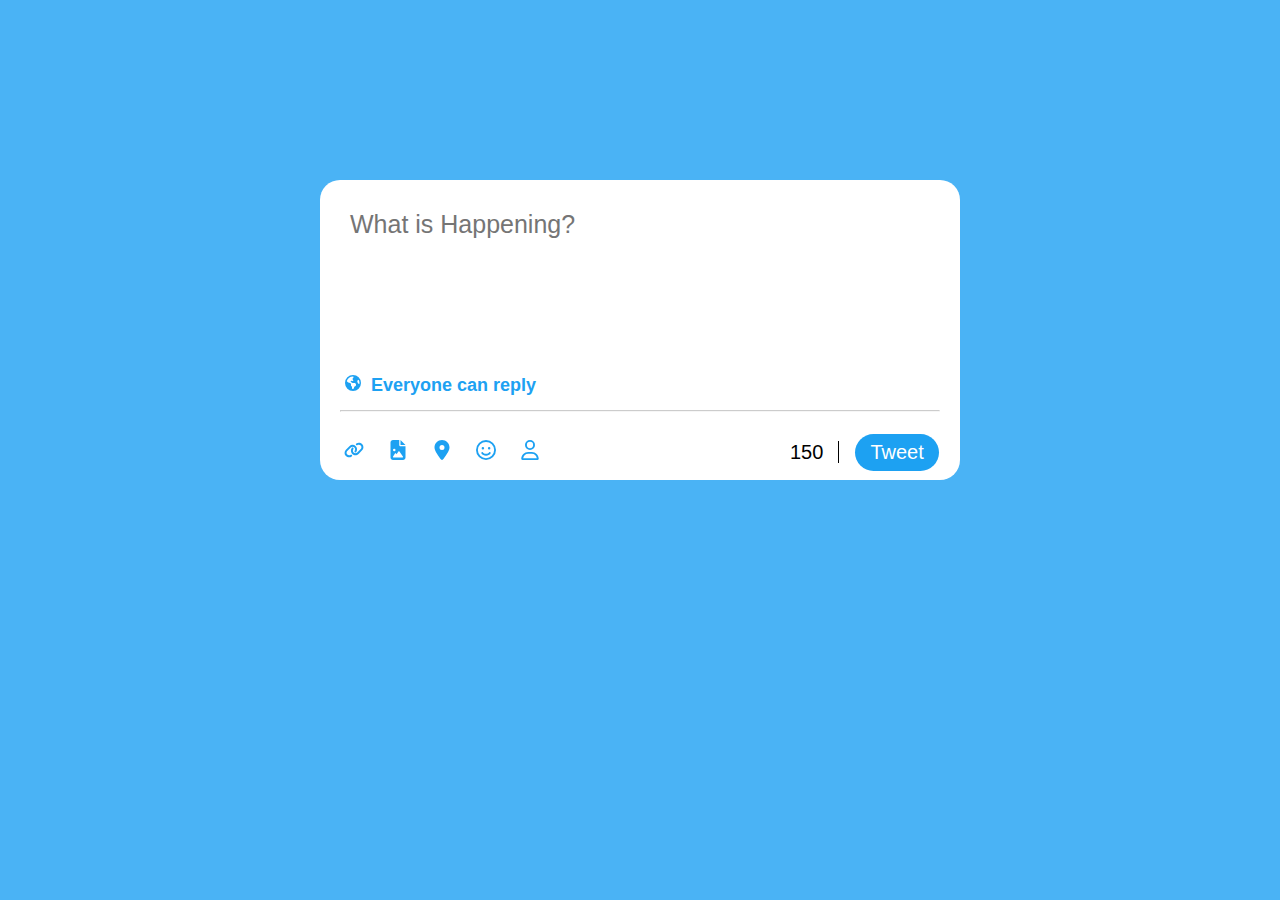
<file: index.html>
<!DOCTYPE html>
<html lang="en">

<head>
    <meta charset="UTF-8">
    <meta name="viewport" content="width=device-width, initial-scale=1.0">
    <title>Twitter</title>
    <link rel="StyleSheet" href="./style.css">
</head>

<body>
    <div class="conatiner">
        <div class="tweet_box">
            <form class="input_box">
                <textarea type="text" id="input_tweet" class="inputBox" placeholder="What is Happening?"></textarea>
            </form>
        </div>
        <div class="globe_svgtext">
            <button class="audienceBtn">
                <svg class="globeSVG" xmlns="http://www.w3.org/2000/svg"
                    viewBox="0 0 512 512"><!--!Font Awesome Free 6.5.2 by @fontawesome - https://fontawesome.com License - https://fontawesome.com/license/free Copyright 2024 Fonticons, Inc.-->
                    <path
                        d="M57.7 193l9.4 16.4c8.3 14.5 21.9 25.2 38 29.8L163 255.7c17.2 4.9 29 20.6 29 38.5v39.9c0 11 6.2 21 16 25.9s16 14.9 16 25.9v39c0 15.6 14.9 26.9 29.9 22.6c16.1-4.6 28.6-17.5 32.7-33.8l2.8-11.2c4.2-16.9 15.2-31.4 30.3-40l8.1-4.6c15-8.5 24.2-24.5 24.2-41.7v-8.3c0-12.7-5.1-24.9-14.1-33.9l-3.9-3.9c-9-9-21.2-14.1-33.9-14.1H257c-11.1 0-22.1-2.9-31.8-8.4l-34.5-19.7c-4.3-2.5-7.6-6.5-9.2-11.2c-3.2-9.6 1.1-20 10.2-24.5l5.9-3c6.6-3.3 14.3-3.9 21.3-1.5l23.2 7.7c8.2 2.7 17.2-.4 21.9-7.5c4.7-7 4.2-16.3-1.2-22.8l-13.6-16.3c-10-12-9.9-29.5 .3-41.3l15.7-18.3c8.8-10.3 10.2-25 3.5-36.7l-2.4-4.2c-3.5-.2-6.9-.3-10.4-.3C163.1 48 84.4 108.9 57.7 193zM464 256c0-36.8-9.6-71.4-26.4-101.5L412 164.8c-15.7 6.3-23.8 23.8-18.5 39.8l16.9 50.7c3.5 10.4 12 18.3 22.6 20.9l29.1 7.3c1.2-9 1.8-18.2 1.8-27.5zM0 256a256 256 0 1 1 512 0A256 256 0 1 1 0 256z" />
                </svg>
                <span class="icon__text">Everyone can reply</span>
            </button>

            <div id="showBox2" class="hidden">
                <h3 class="ele1">Who can reply?</h3>
                <p class="ele2">Choose who can reply to this post.<br /> Anyone mentioned can always reply.</p>
                <h2 class="dropdown_options"><svg class="globeSVG" xmlns="http://www.w3.org/2000/svg"
                        viewBox="0 0 512 512"><!--!Font Awesome Free 6.5.2 by @fontawesome - https://fontawesome.com License - https://fontawesome.com/license/free Copyright 2024 Fonticons, Inc.-->
                        <path
                            d="M57.7 193l9.4 16.4c8.3 14.5 21.9 25.2 38 29.8L163 255.7c17.2 4.9 29 20.6 29 38.5v39.9c0 11 6.2 21 16 25.9s16 14.9 16 25.9v39c0 15.6 14.9 26.9 29.9 22.6c16.1-4.6 28.6-17.5 32.7-33.8l2.8-11.2c4.2-16.9 15.2-31.4 30.3-40l8.1-4.6c15-8.5 24.2-24.5 24.2-41.7v-8.3c0-12.7-5.1-24.9-14.1-33.9l-3.9-3.9c-9-9-21.2-14.1-33.9-14.1H257c-11.1 0-22.1-2.9-31.8-8.4l-34.5-19.7c-4.3-2.5-7.6-6.5-9.2-11.2c-3.2-9.6 1.1-20 10.2-24.5l5.9-3c6.6-3.3 14.3-3.9 21.3-1.5l23.2 7.7c8.2 2.7 17.2-.4 21.9-7.5c4.7-7 4.2-16.3-1.2-22.8l-13.6-16.3c-10-12-9.9-29.5 .3-41.3l15.7-18.3c8.8-10.3 10.2-25 3.5-36.7l-2.4-4.2c-3.5-.2-6.9-.3-10.4-.3C163.1 48 84.4 108.9 57.7 193zM464 256c0-36.8-9.6-71.4-26.4-101.5L412 164.8c-15.7 6.3-23.8 23.8-18.5 39.8l16.9 50.7c3.5 10.4 12 18.3 22.6 20.9l29.1 7.3c1.2-9 1.8-18.2 1.8-27.5zM0 256a256 256 0 1 1 512 0A256 256 0 1 1 0 256z" />
                    </svg><span class="drowpdownText">Everyone can reply</span><span class="tick" id="tick11">✔</span>
                </h2>
                <h2 class="dropdown_options"><svg class="globeSVG" xmlns="http://www.w3.org/2000/svg" width="16"
                        height="16" fill="currentColor" class="bi bi-person-check-fill" viewBox="0 0 16 16">
                        <path fill-rule="evenodd"
                            d="M15.854 5.146a.5.5 0 0 1 0 .708l-3 3a.5.5 0 0 1-.708 0l-1.5-1.5a.5.5 0 0 1 .708-.708L12.5 7.793l2.646-2.647a.5.5 0 0 1 .708 0" />
                        <path d="M1 14s-1 0-1-1 1-4 6-4 6 3 6 4-1 1-1 1zm5-6a3 3 0 1 0 0-6 3 3 0 0 0 0 6" />
                    </svg>Accounts you follow<span class="tick" id="tick22">✔</span>
                </h2>
                <h2 class="dropdown_options"><svg class="globeSVG" xmlns="http://www.w3.org/2000/svg" width="16"
                        height="16" fill="currentColor" class="bi bi-patch-check-fill" viewBox="0 0 16 16">
                        <path
                            d="M10.067.87a2.89 2.89 0 0 0-4.134 0l-.622.638-.89-.011a2.89 2.89 0 0 0-2.924 2.924l.01.89-.636.622a2.89 2.89 0 0 0 0 4.134l.637.622-.011.89a2.89 2.89 0 0 0 2.924 2.924l.89-.01.622.636a2.89 2.89 0 0 0 4.134 0l.622-.637.89.011a2.89 2.89 0 0 0 2.924-2.924l-.01-.89.636-.622a2.89 2.89 0 0 0 0-4.134l-.637-.622.011-.89a2.89 2.89 0 0 0-2.924-2.924l-.89.01zm.287 5.984-3 3a.5.5 0 0 1-.708 0l-1.5-1.5a.5.5 0 1 1 .708-.708L7 8.793l2.646-2.647a.5.5 0 0 1 .708.708" />
                    </svg>Verified Accounts<span class="tick" id="tick33">✔</span>
                </h2>
                <h2 class="dropdown_options"><svg class="globeSVG" xmlns="http://www.w3.org/2000/svg" width="16"
                        height="16" fill="currentColor" class="bi bi-at" viewBox="0 0 16 16">
                        <path
                            d="M13.106 7.222c0-2.967-2.249-5.032-5.482-5.032-3.35 0-5.646 2.318-5.646 5.702 0 3.493 2.235 5.708 5.762 5.708.862 0 1.689-.123 2.304-.335v-.862c-.43.199-1.354.328-2.29.328-2.926 0-4.813-1.88-4.813-4.798 0-2.844 1.921-4.881 4.594-4.881 2.735 0 4.608 1.688 4.608 4.156 0 1.682-.554 2.769-1.416 2.769-.492 0-.772-.28-.772-.76V5.206H8.923v.834h-.11c-.266-.595-.881-.964-1.6-.964-1.4 0-2.378 1.162-2.378 2.823 0 1.737.957 2.906 2.379 2.906.8 0 1.415-.39 1.709-1.087h.11c.081.67.703 1.148 1.503 1.148 1.572 0 2.57-1.415 2.57-3.643zm-7.177.704c0-1.197.54-1.907 1.456-1.907.93 0 1.524.738 1.524 1.907S8.308 9.84 7.371 9.84c-.895 0-1.442-.725-1.442-1.914" />
                    </svg>Only accounts you mention<span class="tick" id="tick44">✔</span>
                </h2>

            </div>
        </div>

        <hr style="opacity: 50%;" />

        <div class="bottom-line">
            <ul class="bottom_icons">
                <li class="bottom_icon_list"><svg class="icons" xmlns="http://www.w3.org/2000/svg"
                        viewBox="0 0 640 512"><!--!Font Awesome Free 6.5.2 by @fontawesome - https://fontawesome.com License - https://fontawesome.com/license/free Copyright 2024 Fonticons, Inc.-->
                        <path
                            d="M579.8 267.7c56.5-56.5 56.5-148 0-204.5c-50-50-128.8-56.5-186.3-15.4l-1.6 1.1c-14.4 10.3-17.7 30.3-7.4 44.6s30.3 17.7 44.6 7.4l1.6-1.1c32.1-22.9 76-19.3 103.8 8.6c31.5 31.5 31.5 82.5 0 114L422.3 334.8c-31.5 31.5-82.5 31.5-114 0c-27.9-27.9-31.5-71.8-8.6-103.8l1.1-1.6c10.3-14.4 6.9-34.4-7.4-44.6s-34.4-6.9-44.6 7.4l-1.1 1.6C206.5 251.2 213 330 263 380c56.5 56.5 148 56.5 204.5 0L579.8 267.7zM60.2 244.3c-56.5 56.5-56.5 148 0 204.5c50 50 128.8 56.5 186.3 15.4l1.6-1.1c14.4-10.3 17.7-30.3 7.4-44.6s-30.3-17.7-44.6-7.4l-1.6 1.1c-32.1 22.9-76 19.3-103.8-8.6C74 372 74 321 105.5 289.5L217.7 177.2c31.5-31.5 82.5-31.5 114 0c27.9 27.9 31.5 71.8 8.6 103.9l-1.1 1.6c-10.3 14.4-6.9 34.4 7.4 44.6s34.4 6.9 44.6-7.4l1.1-1.6C433.5 260.8 427 182 377 132c-56.5-56.5-148-56.5-204.5 0L60.2 244.3z" />
                    </svg>
                </li>
                <li class="bottom_icon_list"><svg class="icons" xmlns="http://www.w3.org/2000/svg"
                        viewBox="0 0 384 512"><!--!Font Awesome Free 6.5.2 by @fontawesome - https://fontawesome.com License - https://fontawesome.com/license/free Copyright 2024 Fonticons, Inc.-->
                        <path
                            d="M64 0C28.7 0 0 28.7 0 64V448c0 35.3 28.7 64 64 64H320c35.3 0 64-28.7 64-64V160H256c-17.7 0-32-14.3-32-32V0H64zM256 0V128H384L256 0zM64 256a32 32 0 1 1 64 0 32 32 0 1 1 -64 0zm152 32c5.3 0 10.2 2.6 13.2 6.9l88 128c3.4 4.9 3.7 11.3 1 16.5s-8.2 8.6-14.2 8.6H216 176 128 80c-5.8 0-11.1-3.1-13.9-8.1s-2.8-11.2 .2-16.1l48-80c2.9-4.8 8.1-7.8 13.7-7.8s10.8 2.9 13.7 7.8l12.8 21.4 48.3-70.2c3-4.3 7.9-6.9 13.2-6.9z" />
                    </svg>
                </li>
                <li class="bottom_icon_list"><svg class="icons" xmlns="http://www.w3.org/2000/svg"
                        viewBox="0 0 384 512"><!--!Font Awesome Free 6.5.2 by @fontawesome - https://fontawesome.com License - https://fontawesome.com/license/free Copyright 2024 Fonticons, Inc.-->
                        <path
                            d="M215.7 499.2C267 435 384 279.4 384 192C384 86 298 0 192 0S0 86 0 192c0 87.4 117 243 168.3 307.2c12.3 15.3 35.1 15.3 47.4 0zM192 128a64 64 0 1 1 0 128 64 64 0 1 1 0-128z" />
                    </svg>
                </li>
                <li class="bottom_icon_list"><svg class="icons" xmlns="http://www.w3.org/2000/svg"
                        viewBox="0 0 512 512"><!--!Font Awesome Free 6.5.2 by @fontawesome - https://fontawesome.com License - https://fontawesome.com/license/free Copyright 2024 Fonticons, Inc.-->
                        <path
                            d="M464 256A208 208 0 1 0 48 256a208 208 0 1 0 416 0zM0 256a256 256 0 1 1 512 0A256 256 0 1 1 0 256zm177.6 62.1C192.8 334.5 218.8 352 256 352s63.2-17.5 78.4-33.9c9-9.7 24.2-10.4 33.9-1.4s10.4 24.2 1.4 33.9c-22 23.8-60 49.4-113.6 49.4s-91.7-25.5-113.6-49.4c-9-9.7-8.4-24.9 1.4-33.9s24.9-8.4 33.9 1.4zM144.4 208a32 32 0 1 1 64 0 32 32 0 1 1 -64 0zm192-32a32 32 0 1 1 0 64 32 32 0 1 1 0-64z" />
                    </svg>
                </li>
                <li class="bottom_icon_list"><svg class="icons" xmlns="http://www.w3.org/2000/svg"
                        viewBox="0 0 448 512"><!--!Font Awesome Free 6.5.2 by @fontawesome - https://fontawesome.com License - https://fontawesome.com/license/free Copyright 2024 Fonticons, Inc.-->
                        <path
                            d="M304 128a80 80 0 1 0 -160 0 80 80 0 1 0 160 0zM96 128a128 128 0 1 1 256 0A128 128 0 1 1 96 128zM49.3 464H398.7c-8.9-63.3-63.3-112-129-112H178.3c-65.7 0-120.1 48.7-129 112zM0 482.3C0 383.8 79.8 304 178.3 304h91.4C368.2 304 448 383.8 448 482.3c0 16.4-13.3 29.7-29.7 29.7H29.7C13.3 512 0 498.7 0 482.3z" />
                    </svg>
                </li>
            </ul>
            <div class="content">
                <span id="charCount" class="char_count">150</span>
                <button class="tweet_button">Tweet</button>
            </div>

        </div>
    </div>
    <script src="./index.js" charset="UTF-8"></script>
</body>

</html>
</file>
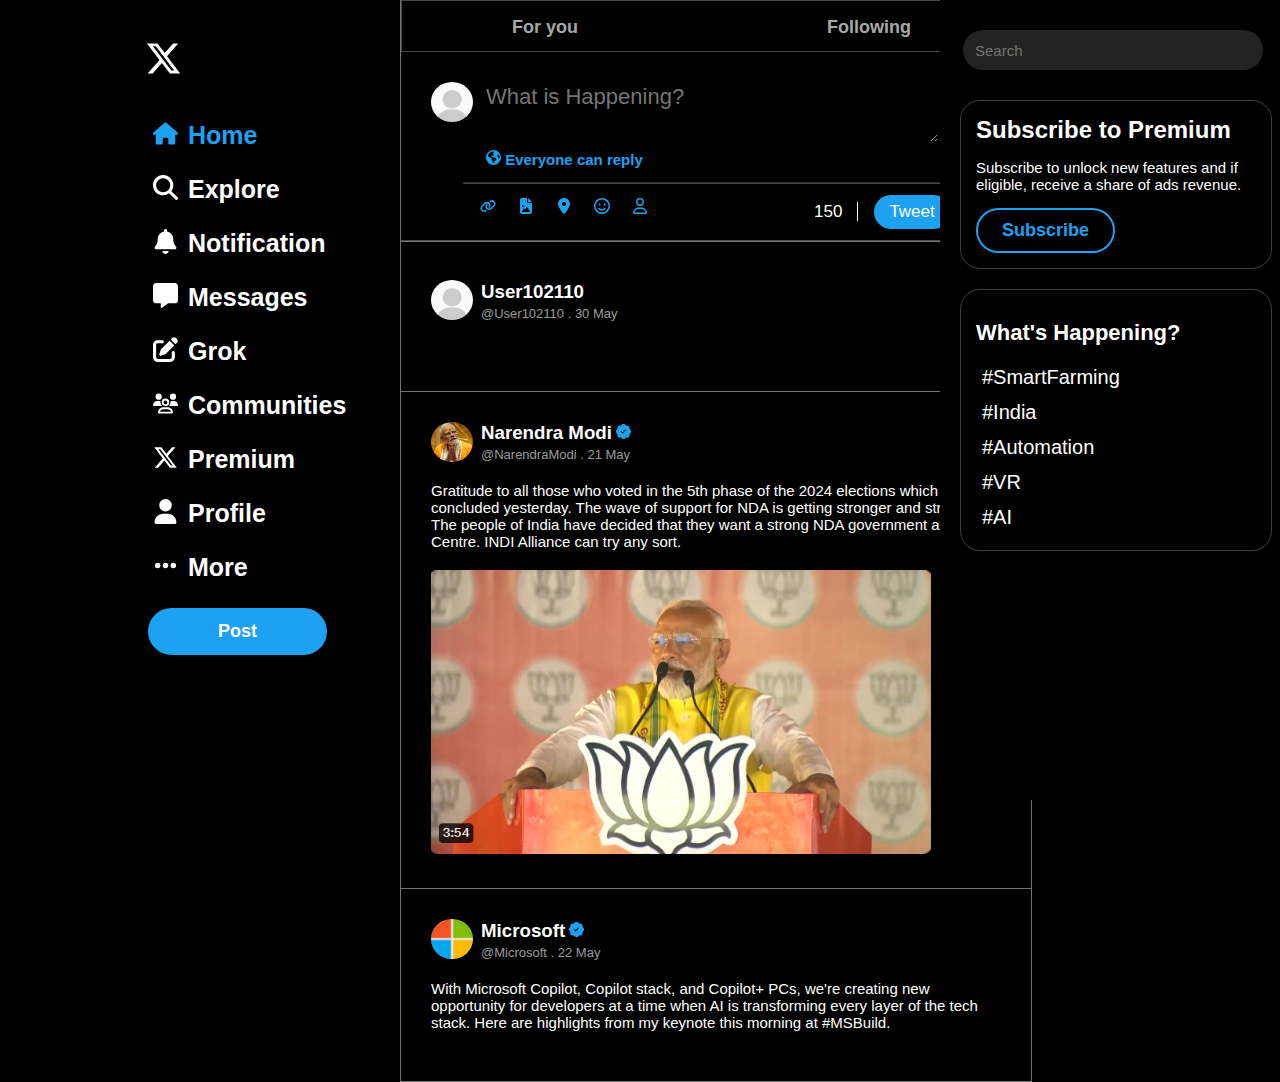
<file: home.html>
<!DOCTYPE html>
<html lang="en">

<head>
    <meta charset="UTF-8">
    <meta name="viewport" content="width=device-width, initial-scale=1.0">
    <title>Twitter</title>
    <link href="./stylesss.css" rel="StyleSheet" />
</head>

<body>
    <div class="navbar">
        <svg class="XLogo" xmlns="http://www.w3.org/2000/svg"
            viewBox="0 0 512 512"><!--!Font Awesome Free 6.5.2 by @fontawesome - https://fontawesome.com License - https://fontawesome.com/license/free Copyright 2024 Fonticons, Inc.-->
            <path
                d="M389.2 48h70.6L305.6 224.2 487 464H345L233.7 318.6 106.5 464H35.8L200.7 275.5 26.8 48H172.4L272.9 180.9 389.2 48zM364.4 421.8h39.1L151.1 88h-42L364.4 421.8z" />
        </svg>

        <ul class="navbar_options">
            <div class="navbar_option__SVGS_flex" style="color: #1da1f2; margin-top: 30px;"><svg
                    class="navbar_option__SVGS" style="fill: #1da1f2;" xmlns="http://www.w3.org/2000/svg"
                    viewBox="0 0 576 512"><!--!Font Awesome Free 6.5.2 by @fontawesome - https://fontawesome.com License - https://fontawesome.com/license/free Copyright 2024 Fonticons, Inc.-->
                    <path
                        d="M575.8 255.5c0 18-15 32.1-32 32.1h-32l.7 160.2c0 2.7-.2 5.4-.5 8.1V472c0 22.1-17.9 40-40 40H456c-1.1 0-2.2 0-3.3-.1c-1.4 .1-2.8 .1-4.2 .1H416 392c-22.1 0-40-17.9-40-40V448 384c0-17.7-14.3-32-32-32H256c-17.7 0-32 14.3-32 32v64 24c0 22.1-17.9 40-40 40H160 128.1c-1.5 0-3-.1-4.5-.2c-1.2 .1-2.4 .2-3.6 .2H104c-22.1 0-40-17.9-40-40V360c0-.9 0-1.9 .1-2.8V287.6H32c-18 0-32-14-32-32.1c0-9 3-17 10-24L266.4 8c7-7 15-8 22-8s15 2 21 7L564.8 231.5c8 7 12 15 11 24z" />
                </svg>
                <li onclick="homeFile()">Home</li>
            </div>
            <div class="navbar_option__SVGS_flex"><svg class="navbar_option__SVGS" xmlns="http://www.w3.org/2000/svg"
                    viewBox="0 0 512 512"><!--!Font Awesome Free 6.5.2 by @fontawesome - https://fontawesome.com License - https://fontawesome.com/license/free Copyright 2024 Fonticons, Inc.-->
                    <path
                        d="M416 208c0 45.9-14.9 88.3-40 122.7L502.6 457.4c12.5 12.5 12.5 32.8 0 45.3s-32.8 12.5-45.3 0L330.7 376c-34.4 25.2-76.8 40-122.7 40C93.1 416 0 322.9 0 208S93.1 0 208 0S416 93.1 416 208zM208 352a144 144 0 1 0 0-288 144 144 0 1 0 0 288z" />
                </svg>
                <li>Explore</li>
            </div>
            <div class="navbar_option__SVGS_flex"><svg class="navbar_option__SVGS" xmlns="http://www.w3.org/2000/svg"
                    viewBox="0 0 448 512"><!--!Font Awesome Free 6.5.2 by @fontawesome - https://fontawesome.com License - https://fontawesome.com/license/free Copyright 2024 Fonticons, Inc.-->
                    <path
                        d="M224 0c-17.7 0-32 14.3-32 32V51.2C119 66 64 130.6 64 208v18.8c0 47-17.3 92.4-48.5 127.6l-7.4 8.3c-8.4 9.4-10.4 22.9-5.3 34.4S19.4 416 32 416H416c12.6 0 24-7.4 29.2-18.9s3.1-25-5.3-34.4l-7.4-8.3C401.3 319.2 384 273.9 384 226.8V208c0-77.4-55-142-128-156.8V32c0-17.7-14.3-32-32-32zm45.3 493.3c12-12 18.7-28.3 18.7-45.3H224 160c0 17 6.7 33.3 18.7 45.3s28.3 18.7 45.3 18.7s33.3-6.7 45.3-18.7z" />
                </svg>
                <li>Notification</li>
            </div>
            <div class="navbar_option__SVGS_flex"><svg class="navbar_option__SVGS" xmlns="http://www.w3.org/2000/svg"
                    viewBox="0 0 512 512"><!--!Font Awesome Free 6.5.2 by @fontawesome - https://fontawesome.com License - https://fontawesome.com/license/free Copyright 2024 Fonticons, Inc.-->
                    <path
                        d="M64 0C28.7 0 0 28.7 0 64V352c0 35.3 28.7 64 64 64h96v80c0 6.1 3.4 11.6 8.8 14.3s11.9 2.1 16.8-1.5L309.3 416H448c35.3 0 64-28.7 64-64V64c0-35.3-28.7-64-64-64H64z" />
                </svg>
                <li>Messages</li>
            </div>
            <div class="navbar_option__SVGS_flex"><svg class="navbar_option__SVGS" xmlns="http://www.w3.org/2000/svg"
                    viewBox="0 0 512 512"><!--!Font Awesome Free 6.5.2 by @fontawesome - https://fontawesome.com License - https://fontawesome.com/license/free Copyright 2024 Fonticons, Inc.-->
                    <path
                        d="M471.6 21.7c-21.9-21.9-57.3-21.9-79.2 0L362.3 51.7l97.9 97.9 30.1-30.1c21.9-21.9 21.9-57.3 0-79.2L471.6 21.7zm-299.2 220c-6.1 6.1-10.8 13.6-13.5 21.9l-29.6 88.8c-2.9 8.6-.6 18.1 5.8 24.6s15.9 8.7 24.6 5.8l88.8-29.6c8.2-2.7 15.7-7.4 21.9-13.5L437.7 172.3 339.7 74.3 172.4 241.7zM96 64C43 64 0 107 0 160V416c0 53 43 96 96 96H352c53 0 96-43 96-96V320c0-17.7-14.3-32-32-32s-32 14.3-32 32v96c0 17.7-14.3 32-32 32H96c-17.7 0-32-14.3-32-32V160c0-17.7 14.3-32 32-32h96c17.7 0 32-14.3 32-32s-14.3-32-32-32H96z" />
                </svg>
                <li>Grok</li>
            </div>
            <div class="navbar_option__SVGS_flex"><svg class="navbar_option__SVGS" xmlns="http://www.w3.org/2000/svg"
                    viewBox="0 0 640 512"><!--!Font Awesome Free 6.5.2 by @fontawesome - https://fontawesome.com License - https://fontawesome.com/license/free Copyright 2024 Fonticons, Inc.-->
                    <path
                        d="M144 160A80 80 0 1 0 144 0a80 80 0 1 0 0 160zm368 0A80 80 0 1 0 512 0a80 80 0 1 0 0 160zM0 298.7C0 310.4 9.6 320 21.3 320H234.7c.2 0 .4 0 .7 0c-26.6-23.5-43.3-57.8-43.3-96c0-7.6 .7-15 1.9-22.3c-13.6-6.3-28.7-9.7-44.6-9.7H106.7C47.8 192 0 239.8 0 298.7zM405.3 320H618.7c11.8 0 21.3-9.6 21.3-21.3C640 239.8 592.2 192 533.3 192H490.7c-15.9 0-31 3.5-44.6 9.7c1.3 7.2 1.9 14.7 1.9 22.3c0 38.2-16.8 72.5-43.3 96c.2 0 .4 0 .7 0zM320 176a48 48 0 1 1 0 96 48 48 0 1 1 0-96zm0 144a96 96 0 1 0 0-192 96 96 0 1 0 0 192zm-58.7 80H378.7c39.8 0 73.2 27.2 82.6 64H178.7c9.5-36.8 42.9-64 82.6-64zm0-48C187.7 352 128 411.7 128 485.3c0 14.7 11.9 26.7 26.7 26.7H485.3c14.7 0 26.7-11.9 26.7-26.7C512 411.7 452.3 352 378.7 352H261.3z" />
                </svg>
                <li>Communities</li>
            </div>
            <div class="navbar_option__SVGS_flex"><svg class="navbar_option__SVGS" xmlns="http://www.w3.org/2000/svg"
                    viewBox="0 0 512 512"><!--!Font Awesome Free 6.5.2 by @fontawesome - https://fontawesome.com License - https://fontawesome.com/license/free Copyright 2024 Fonticons, Inc.-->
                    <path
                        d="M389.2 48h70.6L305.6 224.2 487 464H345L233.7 318.6 106.5 464H35.8L200.7 275.5 26.8 48H172.4L272.9 180.9 389.2 48zM364.4 421.8h39.1L151.1 88h-42L364.4 421.8z" />
                </svg>
                <li onclick="subscribepage()">Premium</li>
            </div>
            <div class="navbar_option__SVGS_flex"><svg class="navbar_option__SVGS" xmlns="http://www.w3.org/2000/svg"
                    viewBox="0 0 448 512"><!--!Font Awesome Free 6.5.2 by @fontawesome - https://fontawesome.com License - https://fontawesome.com/license/free Copyright 2024 Fonticons, Inc.-->
                    <path
                        d="M224 256A128 128 0 1 0 224 0a128 128 0 1 0 0 256zm-45.7 48C79.8 304 0 383.8 0 482.3C0 498.7 13.3 512 29.7 512H418.3c16.4 0 29.7-13.3 29.7-29.7C448 383.8 368.2 304 269.7 304H178.3z" />
                </svg>
                <li onclick="profileFile()">Profile</li>
            </div>
            <div class="navbar_option__SVGS_flex"><svg class="navbar_option__SVGS" xmlns="http://www.w3.org/2000/svg"
                    viewBox="0 0 448 512"><!--!Font Awesome Free 6.5.2 by @fontawesome - https://fontawesome.com License - https://fontawesome.com/license/free Copyright 2024 Fonticons, Inc.-->
                    <path
                        d="M8 256a56 56 0 1 1 112 0A56 56 0 1 1 8 256zm160 0a56 56 0 1 1 112 0 56 56 0 1 1 -112 0zm216-56a56 56 0 1 1 0 112 56 56 0 1 1 0-112z" />
                </svg>
                <li>More</li>
            </div>
        </ul>
        <button class="navbar_button" onClick="openFile()">Post</button>
    </div>

    <div class="scrollpage">
        <nav class="scrollpage_navbar">
            <div class="scrollpage_navbar_divs">
                <h2><a class="navbar_option_main" href="#">For you</a></h2>
            </div>
            <div class="scrollpage_navbar_divs">
                <h2><a class="navbar_option_main" href="#">Following</a></h2>
            </div>

        </nav>

        <div class="tweet__boxx">
            <img id="profilepic" src="./images/blank DP.webp" alt="profile picture" />
            <div class="input_box">
                <form class="inputForm">
                    <textarea type="text" id="input_tweet" class="input_editable" placeholder="What is Happening?"></textarea>
                </form>
            </div>
        </div>


        <div class="globe_svgtext">
            <button class="audienceBtn">
                <svg class="globeSVG" style="margin-right: 0;" xmlns="http://www.w3.org/2000/svg"
                    viewBox="0 0 512 512"><!--!Font Awesome Free 6.5.2 by @fontawesome - https://fontawesome.com License - https://fontawesome.com/license/free Copyright 2024 Fonticons, Inc.-->
                    <path
                        d="M57.7 193l9.4 16.4c8.3 14.5 21.9 25.2 38 29.8L163 255.7c17.2 4.9 29 20.6 29 38.5v39.9c0 11 6.2 21 16 25.9s16 14.9 16 25.9v39c0 15.6 14.9 26.9 29.9 22.6c16.1-4.6 28.6-17.5 32.7-33.8l2.8-11.2c4.2-16.9 15.2-31.4 30.3-40l8.1-4.6c15-8.5 24.2-24.5 24.2-41.7v-8.3c0-12.7-5.1-24.9-14.1-33.9l-3.9-3.9c-9-9-21.2-14.1-33.9-14.1H257c-11.1 0-22.1-2.9-31.8-8.4l-34.5-19.7c-4.3-2.5-7.6-6.5-9.2-11.2c-3.2-9.6 1.1-20 10.2-24.5l5.9-3c6.6-3.3 14.3-3.9 21.3-1.5l23.2 7.7c8.2 2.7 17.2-.4 21.9-7.5c4.7-7 4.2-16.3-1.2-22.8l-13.6-16.3c-10-12-9.9-29.5 .3-41.3l15.7-18.3c8.8-10.3 10.2-25 3.5-36.7l-2.4-4.2c-3.5-.2-6.9-.3-10.4-.3C163.1 48 84.4 108.9 57.7 193zM464 256c0-36.8-9.6-71.4-26.4-101.5L412 164.8c-15.7 6.3-23.8 23.8-18.5 39.8l16.9 50.7c3.5 10.4 12 18.3 22.6 20.9l29.1 7.3c1.2-9 1.8-18.2 1.8-27.5zM0 256a256 256 0 1 1 512 0A256 256 0 1 1 0 256z" />
                </svg>
                <span class="icon__text">Everyone can reply</span>
            </button>



            <div id="showBox" class="hidden">
                <h3 class="ele1">Who can reply?</h3>
                <p class="ele2">Choose who can reply to this post.<br /> Anyone mentioned can always reply.</p>
                <h2 class="dropdown_options"><svg class="globeSVG" xmlns="http://www.w3.org/2000/svg"
                        viewBox="0 0 512 512"><!--!Font Awesome Free 6.5.2 by @fontawesome - https://fontawesome.com License - https://fontawesome.com/license/free Copyright 2024 Fonticons, Inc.-->
                        <path
                            d="M57.7 193l9.4 16.4c8.3 14.5 21.9 25.2 38 29.8L163 255.7c17.2 4.9 29 20.6 29 38.5v39.9c0 11 6.2 21 16 25.9s16 14.9 16 25.9v39c0 15.6 14.9 26.9 29.9 22.6c16.1-4.6 28.6-17.5 32.7-33.8l2.8-11.2c4.2-16.9 15.2-31.4 30.3-40l8.1-4.6c15-8.5 24.2-24.5 24.2-41.7v-8.3c0-12.7-5.1-24.9-14.1-33.9l-3.9-3.9c-9-9-21.2-14.1-33.9-14.1H257c-11.1 0-22.1-2.9-31.8-8.4l-34.5-19.7c-4.3-2.5-7.6-6.5-9.2-11.2c-3.2-9.6 1.1-20 10.2-24.5l5.9-3c6.6-3.3 14.3-3.9 21.3-1.5l23.2 7.7c8.2 2.7 17.2-.4 21.9-7.5c4.7-7 4.2-16.3-1.2-22.8l-13.6-16.3c-10-12-9.9-29.5 .3-41.3l15.7-18.3c8.8-10.3 10.2-25 3.5-36.7l-2.4-4.2c-3.5-.2-6.9-.3-10.4-.3C163.1 48 84.4 108.9 57.7 193zM464 256c0-36.8-9.6-71.4-26.4-101.5L412 164.8c-15.7 6.3-23.8 23.8-18.5 39.8l16.9 50.7c3.5 10.4 12 18.3 22.6 20.9l29.1 7.3c1.2-9 1.8-18.2 1.8-27.5zM0 256a256 256 0 1 1 512 0A256 256 0 1 1 0 256z" />
                    </svg>Everyone can reply<span class="tick" id="tick1">✔</span>
                </h2>
                <h2 class="dropdown_options"><svg class="globeSVG" xmlns="http://www.w3.org/2000/svg" width="16"
                        height="16" fill="currentColor" class="bi bi-person-check-fill" viewBox="0 0 16 16">
                        <path fill-rule="evenodd"
                            d="M15.854 5.146a.5.5 0 0 1 0 .708l-3 3a.5.5 0 0 1-.708 0l-1.5-1.5a.5.5 0 0 1 .708-.708L12.5 7.793l2.646-2.647a.5.5 0 0 1 .708 0" />
                        <path d="M1 14s-1 0-1-1 1-4 6-4 6 3 6 4-1 1-1 1zm5-6a3 3 0 1 0 0-6 3 3 0 0 0 0 6" />
                    </svg>Accounts you follow<span class="tick" id="tick2">✔</span>
                </h2>
                <h2 class="dropdown_options"><svg class="globeSVG" xmlns="http://www.w3.org/2000/svg" width="16"
                        height="16" fill="currentColor" class="bi bi-patch-check-fill" viewBox="0 0 16 16">
                        <path
                            d="M10.067.87a2.89 2.89 0 0 0-4.134 0l-.622.638-.89-.011a2.89 2.89 0 0 0-2.924 2.924l.01.89-.636.622a2.89 2.89 0 0 0 0 4.134l.637.622-.011.89a2.89 2.89 0 0 0 2.924 2.924l.89-.01.622.636a2.89 2.89 0 0 0 4.134 0l.622-.637.89.011a2.89 2.89 0 0 0 2.924-2.924l-.01-.89.636-.622a2.89 2.89 0 0 0 0-4.134l-.637-.622.011-.89a2.89 2.89 0 0 0-2.924-2.924l-.89.01zm.287 5.984-3 3a.5.5 0 0 1-.708 0l-1.5-1.5a.5.5 0 1 1 .708-.708L7 8.793l2.646-2.647a.5.5 0 0 1 .708.708" />
                    </svg>Verified Accounts<span class="tick" id="tick3">✔</span>
                </h2>
                <h2 class="dropdown_options"><svg class="globeSVG" xmlns="http://www.w3.org/2000/svg" width="16"
                        height="16" fill="currentColor" class="bi bi-at" viewBox="0 0 16 16">
                        <path
                            d="M13.106 7.222c0-2.967-2.249-5.032-5.482-5.032-3.35 0-5.646 2.318-5.646 5.702 0 3.493 2.235 5.708 5.762 5.708.862 0 1.689-.123 2.304-.335v-.862c-.43.199-1.354.328-2.29.328-2.926 0-4.813-1.88-4.813-4.798 0-2.844 1.921-4.881 4.594-4.881 2.735 0 4.608 1.688 4.608 4.156 0 1.682-.554 2.769-1.416 2.769-.492 0-.772-.28-.772-.76V5.206H8.923v.834h-.11c-.266-.595-.881-.964-1.6-.964-1.4 0-2.378 1.162-2.378 2.823 0 1.737.957 2.906 2.379 2.906.8 0 1.415-.39 1.709-1.087h.11c.081.67.703 1.148 1.503 1.148 1.572 0 2.57-1.415 2.57-3.643zm-7.177.704c0-1.197.54-1.907 1.456-1.907.93 0 1.524.738 1.524 1.907S8.308 9.84 7.371 9.84c-.895 0-1.442-.725-1.442-1.914" />
                    </svg>Only accounts you mention<span class="tick" id="tick4">✔</span>
                </h2>

            </div>
        </div>

        <hr width="80%" style="opacity: 30%;" />

        <div class="bottom-line">
            <ul class="bottom_icons">
                <li class="bottom_icon_list"><svg class="icons" xmlns="http://www.w3.org/2000/svg"
                        viewBox="0 0 640 512"><!--!Font Awesome Free 6.5.2 by @fontawesome - https://fontawesome.com License - https://fontawesome.com/license/free Copyright 2024 Fonticons, Inc.-->
                        <path
                            d="M579.8 267.7c56.5-56.5 56.5-148 0-204.5c-50-50-128.8-56.5-186.3-15.4l-1.6 1.1c-14.4 10.3-17.7 30.3-7.4 44.6s30.3 17.7 44.6 7.4l1.6-1.1c32.1-22.9 76-19.3 103.8 8.6c31.5 31.5 31.5 82.5 0 114L422.3 334.8c-31.5 31.5-82.5 31.5-114 0c-27.9-27.9-31.5-71.8-8.6-103.8l1.1-1.6c10.3-14.4 6.9-34.4-7.4-44.6s-34.4-6.9-44.6 7.4l-1.1 1.6C206.5 251.2 213 330 263 380c56.5 56.5 148 56.5 204.5 0L579.8 267.7zM60.2 244.3c-56.5 56.5-56.5 148 0 204.5c50 50 128.8 56.5 186.3 15.4l1.6-1.1c14.4-10.3 17.7-30.3 7.4-44.6s-30.3-17.7-44.6-7.4l-1.6 1.1c-32.1 22.9-76 19.3-103.8-8.6C74 372 74 321 105.5 289.5L217.7 177.2c31.5-31.5 82.5-31.5 114 0c27.9 27.9 31.5 71.8 8.6 103.9l-1.1 1.6c-10.3 14.4-6.9 34.4 7.4 44.6s34.4 6.9 44.6-7.4l1.1-1.6C433.5 260.8 427 182 377 132c-56.5-56.5-148-56.5-204.5 0L60.2 244.3z" />
                    </svg>
                </li>
                <li class="bottom_icon_list"><svg class="icons" xmlns="http://www.w3.org/2000/svg"
                        viewBox="0 0 384 512"><!--!Font Awesome Free 6.5.2 by @fontawesome - https://fontawesome.com License - https://fontawesome.com/license/free Copyright 2024 Fonticons, Inc.-->
                        <path
                            d="M64 0C28.7 0 0 28.7 0 64V448c0 35.3 28.7 64 64 64H320c35.3 0 64-28.7 64-64V160H256c-17.7 0-32-14.3-32-32V0H64zM256 0V128H384L256 0zM64 256a32 32 0 1 1 64 0 32 32 0 1 1 -64 0zm152 32c5.3 0 10.2 2.6 13.2 6.9l88 128c3.4 4.9 3.7 11.3 1 16.5s-8.2 8.6-14.2 8.6H216 176 128 80c-5.8 0-11.1-3.1-13.9-8.1s-2.8-11.2 .2-16.1l48-80c2.9-4.8 8.1-7.8 13.7-7.8s10.8 2.9 13.7 7.8l12.8 21.4 48.3-70.2c3-4.3 7.9-6.9 13.2-6.9z" />
                    </svg>
                </li>
                <li class="bottom_icon_list"><svg class="icons" xmlns="http://www.w3.org/2000/svg"
                        viewBox="0 0 384 512"><!--!Font Awesome Free 6.5.2 by @fontawesome - https://fontawesome.com License - https://fontawesome.com/license/free Copyright 2024 Fonticons, Inc.-->
                        <path
                            d="M215.7 499.2C267 435 384 279.4 384 192C384 86 298 0 192 0S0 86 0 192c0 87.4 117 243 168.3 307.2c12.3 15.3 35.1 15.3 47.4 0zM192 128a64 64 0 1 1 0 128 64 64 0 1 1 0-128z" />
                    </svg>
                </li>
                <li class="bottom_icon_list"><svg class="icons" xmlns="http://www.w3.org/2000/svg"
                        viewBox="0 0 512 512"><!--!Font Awesome Free 6.5.2 by @fontawesome - https://fontawesome.com License - https://fontawesome.com/license/free Copyright 2024 Fonticons, Inc.-->
                        <path
                            d="M464 256A208 208 0 1 0 48 256a208 208 0 1 0 416 0zM0 256a256 256 0 1 1 512 0A256 256 0 1 1 0 256zm177.6 62.1C192.8 334.5 218.8 352 256 352s63.2-17.5 78.4-33.9c9-9.7 24.2-10.4 33.9-1.4s10.4 24.2 1.4 33.9c-22 23.8-60 49.4-113.6 49.4s-91.7-25.5-113.6-49.4c-9-9.7-8.4-24.9 1.4-33.9s24.9-8.4 33.9 1.4zM144.4 208a32 32 0 1 1 64 0 32 32 0 1 1 -64 0zm192-32a32 32 0 1 1 0 64 32 32 0 1 1 0-64z" />
                    </svg>
                </li>
                <li class="bottom_icon_list"><svg class="icons" xmlns="http://www.w3.org/2000/svg"
                        viewBox="0 0 448 512"><!--!Font Awesome Free 6.5.2 by @fontawesome - https://fontawesome.com License - https://fontawesome.com/license/free Copyright 2024 Fonticons, Inc.-->
                        <path
                            d="M304 128a80 80 0 1 0 -160 0 80 80 0 1 0 160 0zM96 128a128 128 0 1 1 256 0A128 128 0 1 1 96 128zM49.3 464H398.7c-8.9-63.3-63.3-112-129-112H178.3c-65.7 0-120.1 48.7-129 112zM0 482.3C0 383.8 79.8 304 178.3 304h91.4C368.2 304 448 383.8 448 482.3c0 16.4-13.3 29.7-29.7 29.7H29.7C13.3 512 0 498.7 0 482.3z" />
                    </svg>
                </li>
            </ul>
            <div class="content">
                <span id="charCount" class="char_count">150</span>
                <button id="tweetButton" class="active">Tweet</button>
            </div>

        </div>
        <hr style="opacity: 50%;" />

        <div class="tweets">
            <img class="profilepic_tweets" src="./images/blank DP.webp" alt="profile picture" />
            <h3 class="h3_username">User102110</h3>
            <h4 id="currentDate" class="h4_userID"> @User102110 . 30 May</h4>
            <p id="output" class="p_tweet">

            </p>
        </div>
        <div class="tweets">
            <img class="profilepic_tweets" src="./images/NarendraModi_DP.jpg" alt="profile picture" />
            <h3 class="h3_username">Narendra Modi<svg class="globeSVG" xmlns="http://www.w3.org/2000/svg" width="16"
                    height="16" fill="currentColor" class="bi bi-patch-check-fill" viewBox="0 0 16 16">
                    <path
                        d="M10.067.87a2.89 2.89 0 0 0-4.134 0l-.622.638-.89-.011a2.89 2.89 0 0 0-2.924 2.924l.01.89-.636.622a2.89 2.89 0 0 0 0 4.134l.637.622-.011.89a2.89 2.89 0 0 0 2.924 2.924l.89-.01.622.636a2.89 2.89 0 0 0 4.134 0l.622-.637.89.011a2.89 2.89 0 0 0 2.924-2.924l-.01-.89.636-.622a2.89 2.89 0 0 0 0-4.134l-.637-.622.011-.89a2.89 2.89 0 0 0-2.924-2.924l-.89.01zm.287 5.984-3 3a.5.5 0 0 1-.708 0l-1.5-1.5a.5.5 0 1 1 .708-.708L7 8.793l2.646-2.647a.5.5 0 0 1 .708.708" />
                </svg></h3>
            <h4 class="h4_userID">@NarendraModi . 21 May</h4>
            <p class="p_tweet">
                Gratitude to all those who voted in the 5th phase of the 2024 elections which concluded yesterday. The
                wave of support for NDA is getting stronger and stronger. The people of India have decided that they
                want a strong NDA government at the Centre.
                INDI Alliance can try any sort.
            </p>
            <img class="tweet_img" src="./images/Screenshot 2024-05-22 163900.png" alt="Narendra Modi" />

        </div>
        <div class="tweets">
            <img class="profilepic_tweets" src="./images/Microsoft_logo.jpg" alt="profile picture" />
            <h3 class="h3_username">Microsoft<svg class="globeSVG" xmlns="http://www.w3.org/2000/svg" width="16"
                    height="16" fill="currentColor" class="bi bi-patch-check-fill" viewBox="0 0 16 16">
                    <path
                        d="M10.067.87a2.89 2.89 0 0 0-4.134 0l-.622.638-.89-.011a2.89 2.89 0 0 0-2.924 2.924l.01.89-.636.622a2.89 2.89 0 0 0 0 4.134l.637.622-.011.89a2.89 2.89 0 0 0 2.924 2.924l.89-.01.622.636a2.89 2.89 0 0 0 4.134 0l.622-.637.89.011a2.89 2.89 0 0 0 2.924-2.924l-.01-.89.636-.622a2.89 2.89 0 0 0 0-4.134l-.637-.622.011-.89a2.89 2.89 0 0 0-2.924-2.924l-.89.01zm.287 5.984-3 3a.5.5 0 0 1-.708 0l-1.5-1.5a.5.5 0 1 1 .708-.708L7 8.793l2.646-2.647a.5.5 0 0 1 .708.708" />
                </svg></h3>
            <h4 class="h4_userID">@Microsoft . 22 May</h4>
            <p class="p_tweet">
                With Microsoft Copilot, Copilot stack, and Copilot+ PCs, we're creating new opportunity for developers
                at a time when AI is transforming every layer of the tech stack. Here are highlights from my keynote
                this morning at #MSBuild.
            </p>
        </div>
    </div>

    <div class="fixedpage">

        <input class="search_box" id="searchInput" type="search" onkeyup="filterFunction()" placeholder="Search" />
        <div id="myDropdown" class="dropdown-content">
            <ul>
                <li><a href="#">Narendra Modi</a></li>
                <li><a href="#">Microsoft</a></li>
                <li><a href="#">Amazon</a></li>
                <li><a href="#">Myntra</a></li>
                <li><a href="#">S. Jaishankar</a></li>
                <li><a href="#">Pappu</a></li>
                <li><a href="#">Ram</a></li>
                <li><a href="#">Sita</a></li>
                <li><a href="#">Lucky</a></li>
                <li><a href="#">Bhumika</a></li>
                <li><a href="#">Omesh</a></li>
                <li><a href="#">Manisha Soni</a></li>
                <li><a href="#">Monika Rathore</a></li>
                <li><a href="#">Shreya</a></li>
                <li><a href="#">Meesho</a></li>
                <li><a href="#">Charvi</a></li>
                <li><a href="#">Google</a></li>
                <li><a href="#">Facebook</a></li>
                <li><a href="#">Apple</a></li>
                <li><a href="#">Tesla</a></li>
                <li><a href="#">Sundar Pichai</a></li>
                <li><a href="#">Elon Musk</a></li>
                <li><a href="#">Mark Zuckerberg</a></li>
                <li><a href="#">Bill Gates</a></li>
                <li><a href="#">Satya Nadella</a></li>
                <li><a href="#">Mukesh Ambani</a></li>
                <li><a href="#">Jeff Bezos</a></li>
                <li><a href="#">Warren Buffett</a></li>
                <li><a href="#">Amitabh Bachchan</a></li>
                <li><a href="#">Shah Rukh Khan</a></li>
                <li><a href="#">Salman Khan</a></li>
                <li><a href="#">Deepika Padukone</a></li>
                <li><a href="#">Priyanka Chopra</a></li>
                <li><a href="#">Virat Kohli</a></li>
                <li><a href="#">MS Dhoni</a></li>
                <li><a href="#">Sachin Tendulkar</a></li>
                <li><a href="#">Instagram</a></li>
                <li><a href="#">Netflix</a></li>
                <li><a href="#">Spotify</a></li>
                <li><a href="#">LinkedIn</a></li>
                <li><a href="#">YouTube</a></li>
                <li><a href="#">Larry Page</a></li>
                <li><a href="#">Sergey Brin</a></li>
                <li><a href="#">Tim Cook</a></li>
                <li><a href="#">Oprah Winfrey</a></li>
                <li><a href="#">Jack Ma</a></li>
                <li><a href="#">Alibaba</a></li>
                <li><a href="#">Netflix</a></li>
                <li><a href="#">Airbnb</a></li>
                <li><a href="#">SpaceX</a></li>
                <li><a href="#">NASA</a></li>
                <li><a href="#">Uber</a></li>
                <li><a href="#">Lyft</a></li>
                <li><a href="#">Snapchat</a></li>
                <li><a href="#">Twitter</a></li>
                <li><a href="#">WhatsApp</a></li>
                <li><a href="#">Pinterest</a></li>
                <li><a href="#">Reddit</a></li>
                <li><a href="#">Dropbox</a></li>
                <li><a href="#">Slack</a></li>
                <li><a href="#">GitHub</a></li>
                <li><a href="#">Oracle</a></li>
                <li><a href="#">Intel</a></li>
                <li><a href="#">IBM</a></li>
                <li><a href="#">Salesforce</a></li>
                <li><a href="#">Adobe</a></li>
                <li><a href="#">Intel</a></li>
                <li><a href="#">Cisco</a></li>
                <li><a href="#">HP</a></li>
                <li><a href="#">Dell</a></li>
                <li><a href="#">NVIDIA</a></li>
                <li><a href="#">Sony</a></li>
                <li><a href="#">Samsung</a></li>
                <li><a href="#">LG</a></li>
                <li><a href="#">Huawei</a></li>
                <li><a href="#">Xiaomi</a></li>
                <li><a href="#">Oppo</a></li>
                <li><a href="#">Vivo</a></li>
                <li><a href="#">TikTok</a></li>
                <li><a href="#">ByteDance</a></li>
                <li><a href="#">Tencent</a></li>
                <li><a href="#">WeChat</a></li>
                <li><a href="#">PayPal</a></li>
                <li><a href="#">Square</a></li>
                <li><a href="#">Shopify</a></li>
                <li><a href="#">Zoom</a></li>
                <li><a href="#">Spotify</a></li>
                <li><a href="#">Discord</a></li>
                <li><a href="#">Twitch</a></li>
                <li><a href="#">Robinhood</a></li>
                <li><a href="#">Coinbase</a></li>
                <li><a href="#">Binance</a></li>
                <li><a href="#">Stripe</a></li>
                <li><a href="#">Square</a></li>
                <li><a href="#">Peloton</a></li>
                <li><a href="#">Nest</a></li>
            </ul>
        </div>

        <div class="fixed_pg_divs" style="margin-top: 100px;">
            <h2 class="h2_subs">Subscribe to Premium</h2>
            <p class="p_subs">
                Subscribe to unlock new features and if eligible, receive a share of ads revenue.
            </p>
            <button class="subscribe_button" onclick=" subscribepage()">Subscribe</button>
        </div>
        <div id="hashtagContainer"></div>

    </div>
    <script src="./script.js" charset="UTF-8"></script>
</body>

</html>
</file>
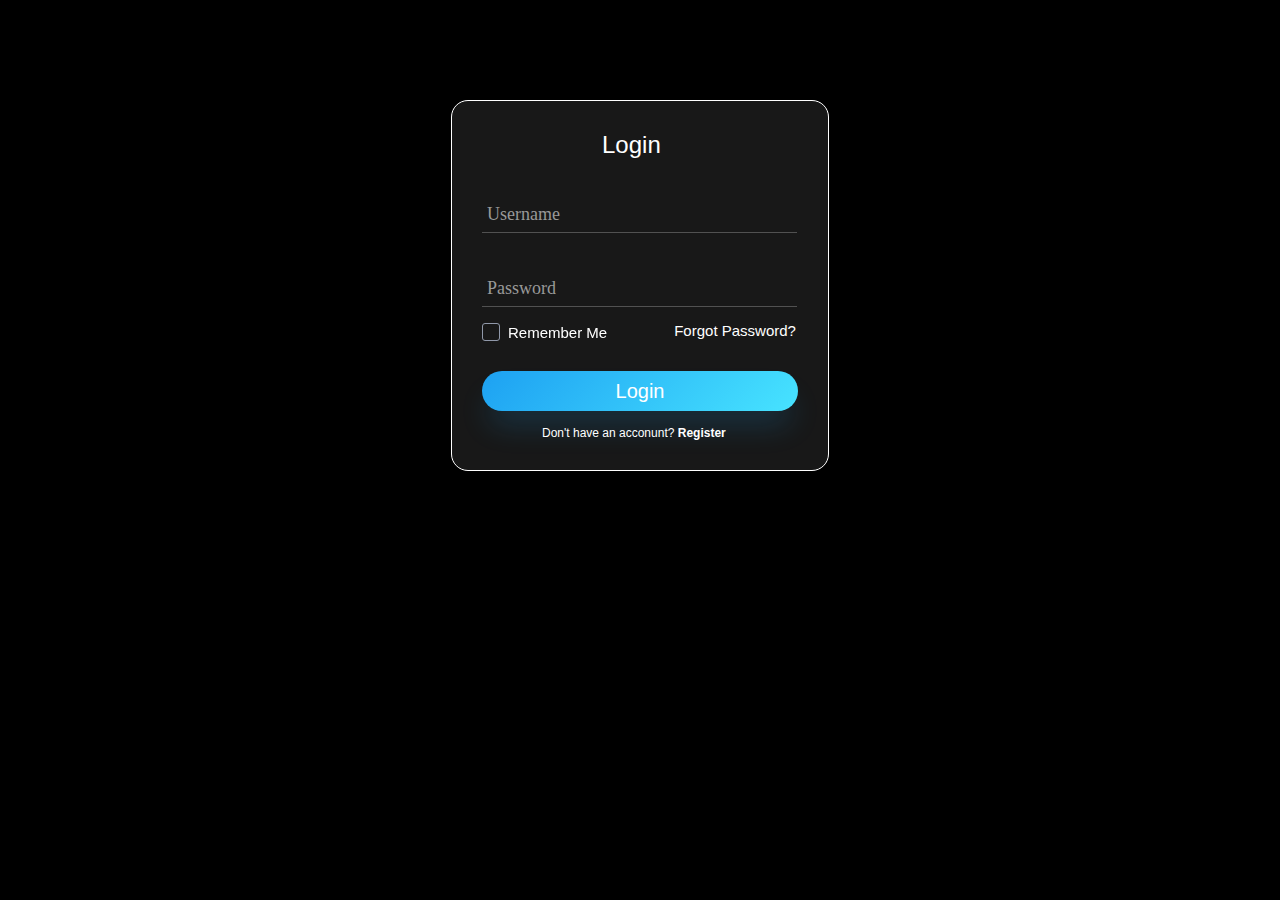
<file: login.html>
<!DOCTYPE html>
<html lang="en">

<head>
    <meta charset="UTF-8">
    <meta name="viewport" content="width=device-width, initial-scale=1.0">
    <title>Log-In</title>
    <link href="./stylesss.css" rel="stylesheet" />
</head>

<body>
    <div class="container202">
        <h1 id="login_text">Login</h1>
        <div class="group202">
            <input required="" type="text" class="input202">
            <span class="highlight202"></span>
            <span class="bar202"></span>
            <label class="label202">Username</label>
        </div>
        <div class="group202">
            <input required="" type="text" class="input202">
            <span class="highlight202"></span>
            <span class="bar202"></span>
            <label class="label202">Password</label>
        </div>
        <div class="checkbox-wrapper-46">
            <input type="checkbox" id="cbx-46" class="inp-cbx" />
            <label for="cbx-46" class="cbx"><span>
                    <svg viewBox="0 0 12 10" height="10px" width="12px">
                        <polyline points="1.5 6 4.5 9 10.5 1"></polyline>
                    </svg></span><span id="RememberMe_Text">Remember Me</span>
            </label>
            <span id="FP_Text">Forgot Password?</span>
        </div>
        <button class="btn555">Login</button>
        <span id="lastline555">Don't have an acconunt? <strong onclick="signuppage()">Register</strong></span>


    </div>
    <script src="./script.js" charset="UTF-8"></script>
</body>

</html>
</file>
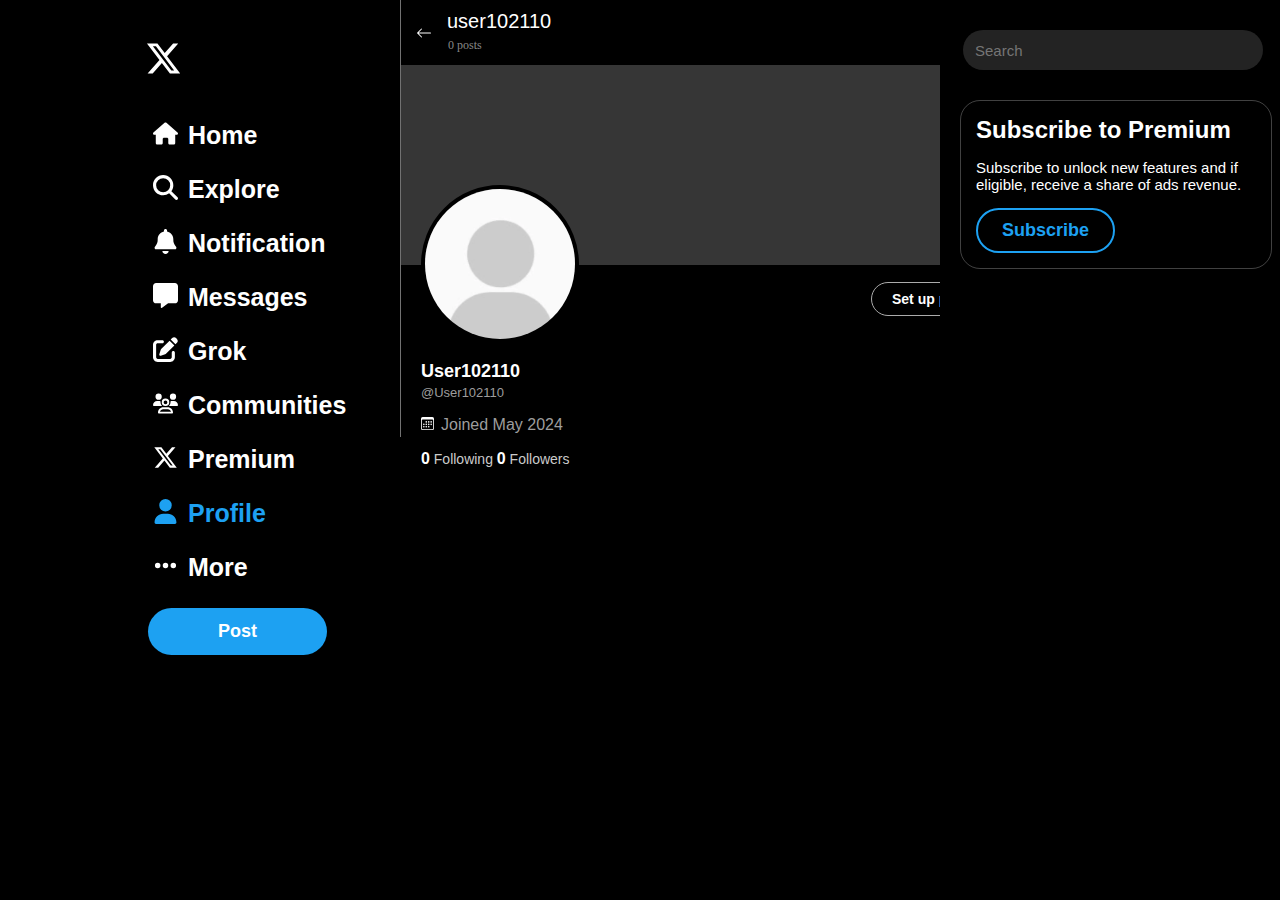
<file: profile.html>
<!DOCTYPE html>
<html lang="en">

<head>
    <meta charset="UTF-8">
    <meta name="viewport" content="width=device-width, initial-scale=1.0">
    <title>Twitter</title>
    <link href="./stylesss.css" rel="StyleSheet" />
</head>

<body>
    <div class="navbar">
        <svg class="XLogo" xmlns="http://www.w3.org/2000/svg"
            viewBox="0 0 512 512"><!--!Font Awesome Free 6.5.2 by @fontawesome - https://fontawesome.com License - https://fontawesome.com/license/free Copyright 2024 Fonticons, Inc.-->
            <path
                d="M389.2 48h70.6L305.6 224.2 487 464H345L233.7 318.6 106.5 464H35.8L200.7 275.5 26.8 48H172.4L272.9 180.9 389.2 48zM364.4 421.8h39.1L151.1 88h-42L364.4 421.8z" />
        </svg>

        <ul class="navbar_options">
            <div class="navbar_option__SVGS_flex" style=" margin-top: 30px;"><svg
                    class="navbar_option__SVGS"  xmlns="http://www.w3.org/2000/svg"
                    viewBox="0 0 576 512"><!--!Font Awesome Free 6.5.2 by @fontawesome - https://fontawesome.com License - https://fontawesome.com/license/free Copyright 2024 Fonticons, Inc.-->
                    <path
                        d="M575.8 255.5c0 18-15 32.1-32 32.1h-32l.7 160.2c0 2.7-.2 5.4-.5 8.1V472c0 22.1-17.9 40-40 40H456c-1.1 0-2.2 0-3.3-.1c-1.4 .1-2.8 .1-4.2 .1H416 392c-22.1 0-40-17.9-40-40V448 384c0-17.7-14.3-32-32-32H256c-17.7 0-32 14.3-32 32v64 24c0 22.1-17.9 40-40 40H160 128.1c-1.5 0-3-.1-4.5-.2c-1.2 .1-2.4 .2-3.6 .2H104c-22.1 0-40-17.9-40-40V360c0-.9 0-1.9 .1-2.8V287.6H32c-18 0-32-14-32-32.1c0-9 3-17 10-24L266.4 8c7-7 15-8 22-8s15 2 21 7L564.8 231.5c8 7 12 15 11 24z" />
                </svg>
                <li onclick="homeFile()">Home</li>
            </div>
            <div class="navbar_option__SVGS_flex"><svg class="navbar_option__SVGS" xmlns="http://www.w3.org/2000/svg"
                    viewBox="0 0 512 512"><!--!Font Awesome Free 6.5.2 by @fontawesome - https://fontawesome.com License - https://fontawesome.com/license/free Copyright 2024 Fonticons, Inc.-->
                    <path
                        d="M416 208c0 45.9-14.9 88.3-40 122.7L502.6 457.4c12.5 12.5 12.5 32.8 0 45.3s-32.8 12.5-45.3 0L330.7 376c-34.4 25.2-76.8 40-122.7 40C93.1 416 0 322.9 0 208S93.1 0 208 0S416 93.1 416 208zM208 352a144 144 0 1 0 0-288 144 144 0 1 0 0 288z" />
                </svg>
                <li>Explore</li>
            </div>
            <div class="navbar_option__SVGS_flex"><svg class="navbar_option__SVGS" xmlns="http://www.w3.org/2000/svg"
                    viewBox="0 0 448 512"><!--!Font Awesome Free 6.5.2 by @fontawesome - https://fontawesome.com License - https://fontawesome.com/license/free Copyright 2024 Fonticons, Inc.-->
                    <path
                        d="M224 0c-17.7 0-32 14.3-32 32V51.2C119 66 64 130.6 64 208v18.8c0 47-17.3 92.4-48.5 127.6l-7.4 8.3c-8.4 9.4-10.4 22.9-5.3 34.4S19.4 416 32 416H416c12.6 0 24-7.4 29.2-18.9s3.1-25-5.3-34.4l-7.4-8.3C401.3 319.2 384 273.9 384 226.8V208c0-77.4-55-142-128-156.8V32c0-17.7-14.3-32-32-32zm45.3 493.3c12-12 18.7-28.3 18.7-45.3H224 160c0 17 6.7 33.3 18.7 45.3s28.3 18.7 45.3 18.7s33.3-6.7 45.3-18.7z" />
                </svg>
                <li>Notification</li>
            </div>
            <div class="navbar_option__SVGS_flex"><svg class="navbar_option__SVGS" xmlns="http://www.w3.org/2000/svg"
                    viewBox="0 0 512 512"><!--!Font Awesome Free 6.5.2 by @fontawesome - https://fontawesome.com License - https://fontawesome.com/license/free Copyright 2024 Fonticons, Inc.-->
                    <path
                        d="M64 0C28.7 0 0 28.7 0 64V352c0 35.3 28.7 64 64 64h96v80c0 6.1 3.4 11.6 8.8 14.3s11.9 2.1 16.8-1.5L309.3 416H448c35.3 0 64-28.7 64-64V64c0-35.3-28.7-64-64-64H64z" />
                </svg>
                <li>Messages</li>
            </div>
            <div class="navbar_option__SVGS_flex"><svg class="navbar_option__SVGS" xmlns="http://www.w3.org/2000/svg"
                    viewBox="0 0 512 512"><!--!Font Awesome Free 6.5.2 by @fontawesome - https://fontawesome.com License - https://fontawesome.com/license/free Copyright 2024 Fonticons, Inc.-->
                    <path
                        d="M471.6 21.7c-21.9-21.9-57.3-21.9-79.2 0L362.3 51.7l97.9 97.9 30.1-30.1c21.9-21.9 21.9-57.3 0-79.2L471.6 21.7zm-299.2 220c-6.1 6.1-10.8 13.6-13.5 21.9l-29.6 88.8c-2.9 8.6-.6 18.1 5.8 24.6s15.9 8.7 24.6 5.8l88.8-29.6c8.2-2.7 15.7-7.4 21.9-13.5L437.7 172.3 339.7 74.3 172.4 241.7zM96 64C43 64 0 107 0 160V416c0 53 43 96 96 96H352c53 0 96-43 96-96V320c0-17.7-14.3-32-32-32s-32 14.3-32 32v96c0 17.7-14.3 32-32 32H96c-17.7 0-32-14.3-32-32V160c0-17.7 14.3-32 32-32h96c17.7 0 32-14.3 32-32s-14.3-32-32-32H96z" />
                </svg>
                <li>Grok</li>
            </div>
            <div class="navbar_option__SVGS_flex"><svg class="navbar_option__SVGS" xmlns="http://www.w3.org/2000/svg"
                    viewBox="0 0 640 512"><!--!Font Awesome Free 6.5.2 by @fontawesome - https://fontawesome.com License - https://fontawesome.com/license/free Copyright 2024 Fonticons, Inc.-->
                    <path
                        d="M144 160A80 80 0 1 0 144 0a80 80 0 1 0 0 160zm368 0A80 80 0 1 0 512 0a80 80 0 1 0 0 160zM0 298.7C0 310.4 9.6 320 21.3 320H234.7c.2 0 .4 0 .7 0c-26.6-23.5-43.3-57.8-43.3-96c0-7.6 .7-15 1.9-22.3c-13.6-6.3-28.7-9.7-44.6-9.7H106.7C47.8 192 0 239.8 0 298.7zM405.3 320H618.7c11.8 0 21.3-9.6 21.3-21.3C640 239.8 592.2 192 533.3 192H490.7c-15.9 0-31 3.5-44.6 9.7c1.3 7.2 1.9 14.7 1.9 22.3c0 38.2-16.8 72.5-43.3 96c.2 0 .4 0 .7 0zM320 176a48 48 0 1 1 0 96 48 48 0 1 1 0-96zm0 144a96 96 0 1 0 0-192 96 96 0 1 0 0 192zm-58.7 80H378.7c39.8 0 73.2 27.2 82.6 64H178.7c9.5-36.8 42.9-64 82.6-64zm0-48C187.7 352 128 411.7 128 485.3c0 14.7 11.9 26.7 26.7 26.7H485.3c14.7 0 26.7-11.9 26.7-26.7C512 411.7 452.3 352 378.7 352H261.3z" />
                </svg>
                <li>Communities</li>
            </div>
            <div class="navbar_option__SVGS_flex"><svg class="navbar_option__SVGS" xmlns="http://www.w3.org/2000/svg"
                    viewBox="0 0 512 512"><!--!Font Awesome Free 6.5.2 by @fontawesome - https://fontawesome.com License - https://fontawesome.com/license/free Copyright 2024 Fonticons, Inc.-->
                    <path
                        d="M389.2 48h70.6L305.6 224.2 487 464H345L233.7 318.6 106.5 464H35.8L200.7 275.5 26.8 48H172.4L272.9 180.9 389.2 48zM364.4 421.8h39.1L151.1 88h-42L364.4 421.8z" />
                </svg>
                <li onclick="subscribepage()">Premium</li>
            </div>
            <div class="navbar_option__SVGS_flex" style="color: #1da1f2;"><svg class="navbar_option__SVGS" style="fill: #1da1f2;" xmlns="http://www.w3.org/2000/svg"
                    viewBox="0 0 448 512"><!--!Font Awesome Free 6.5.2 by @fontawesome - https://fontawesome.com License - https://fontawesome.com/license/free Copyright 2024 Fonticons, Inc.-->
                    <path
                        d="M224 256A128 128 0 1 0 224 0a128 128 0 1 0 0 256zm-45.7 48C79.8 304 0 383.8 0 482.3C0 498.7 13.3 512 29.7 512H418.3c16.4 0 29.7-13.3 29.7-29.7C448 383.8 368.2 304 269.7 304H178.3z" />
                </svg>
                <li onclick="profileFile()">Profile</li>
            </div>
            <div class="navbar_option__SVGS_flex"><svg class="navbar_option__SVGS" xmlns="http://www.w3.org/2000/svg"
                    viewBox="0 0 448 512"><!--!Font Awesome Free 6.5.2 by @fontawesome - https://fontawesome.com License - https://fontawesome.com/license/free Copyright 2024 Fonticons, Inc.-->
                    <path
                        d="M8 256a56 56 0 1 1 112 0A56 56 0 1 1 8 256zm160 0a56 56 0 1 1 112 0 56 56 0 1 1 -112 0zm216-56a56 56 0 1 1 0 112 56 56 0 1 1 0-112z" />
                </svg>
                <li>More</li>
            </div>
        </ul>
        <button class="navbar_button" onClick="openFile()">Post</button>
    </div>

    <div class="scrollpage">
        <div class="profilepage">
            <svg class="backArrow" onclick= "homeFile()" xmlns="http://www.w3.org/2000/svg" width="16" height="16" fill="currentColor"
                class="bi bi-arrow-left" viewBox="0 0 16 16">
                <path fill-rule="evenodd"
                    d="M15 8a.5.5 0 0 0-.5-.5H2.707l3.147-3.146a.5.5 0 1 0-.708-.708l-4 4a.5.5 0 0 0 0 .708l4 4a.5.5 0 0 0 .708-.708L2.707 8.5H14.5A.5.5 0 0 0 15 8" />
            </svg>
            <h2 class="userName">user102110</h2>
            <h3 class="postsNo">0 posts</h3>
        </div>

        <div class="profile_bg_image"></div>
        <div>
            <img class="circular_img" src="./images/blank DP.webp" alt="dp" />
        </div>
        <div><button class="setUpBtn">Set up profile</button></div>
        
        <div id="UserDetails">
            <h2 id="UserSubName">User102110</h2>
            <h3 id="UserId">@User102110</h3>
            <h3 id="joined"><svg style="fill : white ; height : 13px ; width : 13px ; margin-right : 7px; "
                    xmlns="http://www.w3.org/2000/svg" width="16" height="16" fill="currentColor"
                    class="bi bi-calendar3" viewBox="0 0 16 16">
                    <path
                        d="M14 0H2a2 2 0 0 0-2 2v12a2 2 0 0 0 2 2h12a2 2 0 0 0 2-2V2a2 2 0 0 0-2-2M1 3.857C1 3.384 1.448 3 2 3h12c.552 0 1 .384 1 .857v10.286c0 .473-.448.857-1 .857H2c-.552 0-1-.384-1-.857z" />
                    <path
                        d="M6.5 7a1 1 0 1 0 0-2 1 1 0 0 0 0 2m3 0a1 1 0 1 0 0-2 1 1 0 0 0 0 2m3 0a1 1 0 1 0 0-2 1 1 0 0 0 0 2m-9 3a1 1 0 1 0 0-2 1 1 0 0 0 0 2m3 0a1 1 0 1 0 0-2 1 1 0 0 0 0 2m3 0a1 1 0 1 0 0-2 1 1 0 0 0 0 2m3 0a1 1 0 1 0 0-2 1 1 0 0 0 0 2m-9 3a1 1 0 1 0 0-2 1 1 0 0 0 0 2m3 0a1 1 0 1 0 0-2 1 1 0 0 0 0 2m3 0a1 1 0 1 0 0-2 1 1 0 0 0 0 2" />
                </svg>Joined May 2024
            </h3>
            <h3 id="FF"><span style="font-weight: 600; color: white; font-size: 16px;">0</span> Following <span
                    style="font-weight: 600; color: white; font-size: 16px;">0</span> Followers</h3>
        </div>
    </div>

    <div class="fixedpage">
        
        <input class="search_box" id="searchInput" type="search" onkeyup="filterFunction()" placeholder="Search" />
        <div id="myDropdown" class="dropdown-content">
            <ul>
                <li><a href="#">Narendra Modi</a></li>
                <li><a href="#">Microsoft</a></li>
                <li><a href="#">Amazon</a></li>
                <li><a href="#">Myntra</a></li>
                <li><a href="#">S. Jaishankar</a></li>
                <li><a href="#">Pappu</a></li>
                <li><a href="#">Ram</a></li>
                <li><a href="#">Sita</a></li>
                <li><a href="#">Lucky</a></li>
                <li><a href="#">Bhumika</a></li>
                <li><a href="#">Omesh</a></li>
                <li><a href="#">Manisha Soni</a></li>
                <li><a href="#">Monika Rathore</a></li>
                <li><a href="#">Meesho</a></li>
            </ul>
        </div>

        <div class="fixed_pg_divs" style="margin-top: 100px;">
            <h2>Subscribe to Premium</h2>
            <p class="p_subs">
                Subscribe to unlock new features and if eligible, receive a share of ads revenue.
            </p>
            <button class="subscribe_button" onclick=" subscribepage()">Subscribe</button>
        </div>
        <div id="hashtagContainerTwo" ></div>
    </div>

    <script src="./script.js" charset="UTF-8"></script>
</body>

</html>
</file>
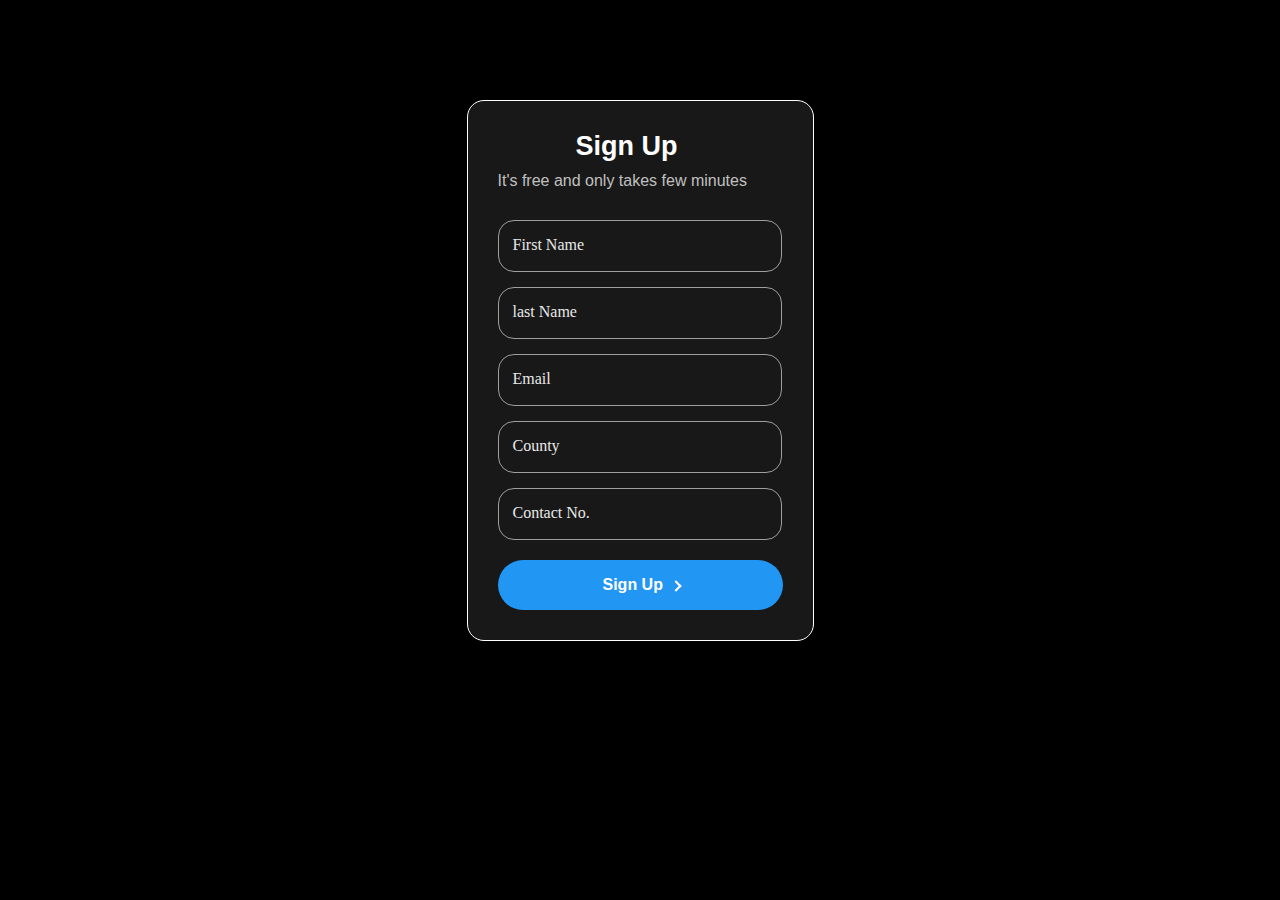
<file: SignUp.html>
<!DOCTYPE html>
<html lang="en">

<head>
    <meta charset="UTF-8">
    <meta name="viewport" content="width=device-width, initial-scale=1.0">
    <title>Sign-Up</title>
    <link href="./stylesss.css" rel="stylesheet" />
</head>

<body>
    <div class="outterBox">
        <h1 id="Sign-Up_Text">Sign Up</h1>
        <h2 id="Sign-Up_2">It's free and only takes few minutes</h2>
        <div class="input-group">
            <input required="" type="text" name="text" autocomplete="off" class="input1">
            <label class="user-label1">First Name</label>
        </div>
        <div class="input-group">
            <input required="" type="text" name="text" autocomplete="off" class="input1">
            <label class="user-label1">last Name</label>
        </div>
        <div class="input-group">
            <input required="" type="text" name="text" autocomplete="off" class="input1">
            <label class="user-label1">Email</label>
        </div>
        <div class="input-group">
            <input required="" type="text" name="text" autocomplete="off" class="input1">
            <label class="user-label1">County</label>
        </div>
        <div class="input-group">
            <input required="" type="text" name="text" autocomplete="off" class="input1">
            <label class="user-label1">Contact No.</label>
        </div>
        <button id="submit_btn" onclick="loginpage()">
            Sign Up
            <div class="arrow-wrapper">
                <div class="arrow11"></div>
            </div>
        </button>
    </div>
    <script src="./script.js" charset="UTF-8"></script>
</body>

</html>
</file>
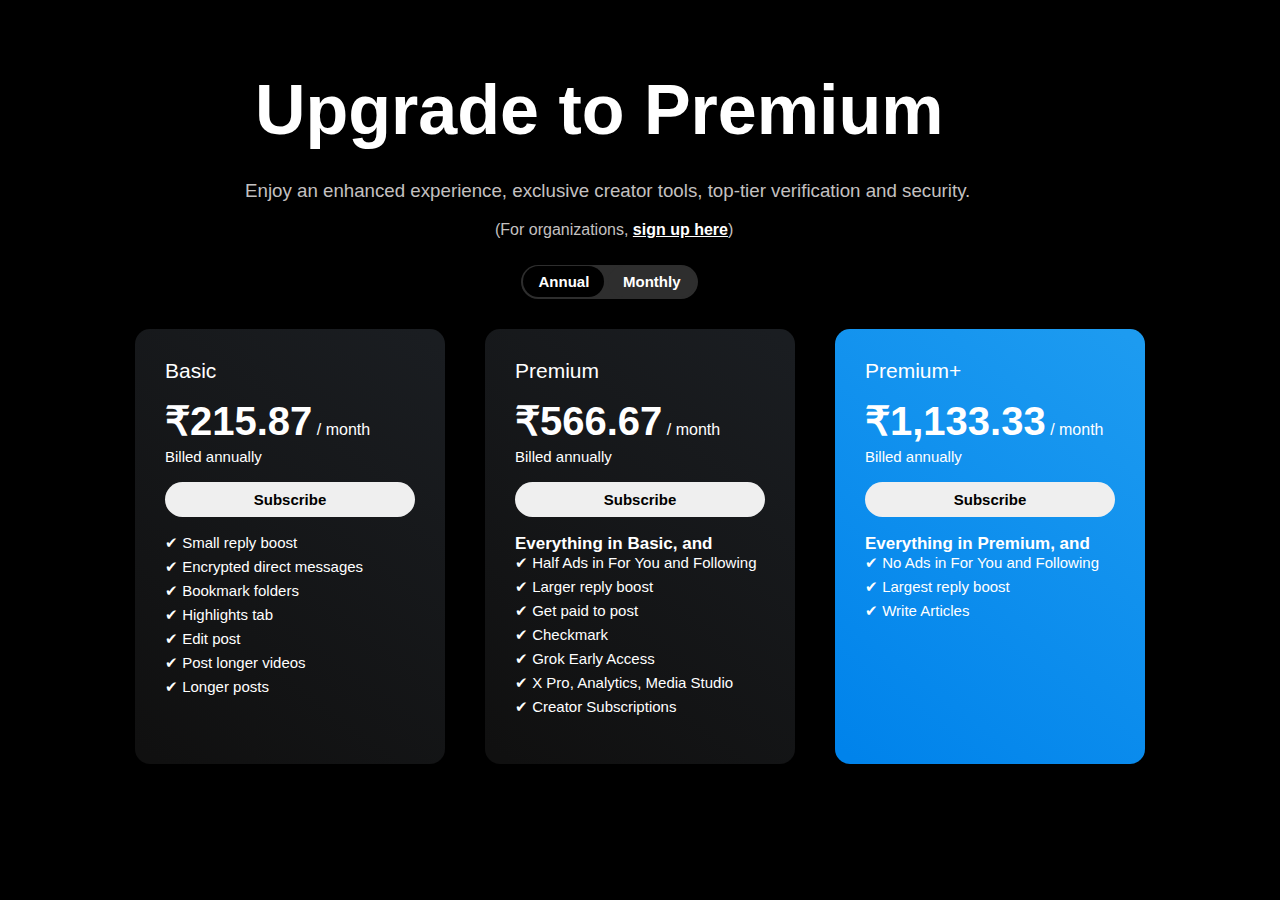
<file: subscribe.html>
<!DOCTYPE html>
<html lang="en">

<head>
    <meta charset="UTF-8">
    <meta name="viewport" content="width=device-width, initial-scale=1.0">
    <title>Subscribe</title>
    <link href="./stylesss.css" rel="StyleSheet" />
</head>

<body id="subs_body">
    <div>
        <div class="header_div">
            <h1 class="subscribe_heading">Upgrade to Premium</h1>
            <h3 class="subscribe_subheading">Enjoy an enhanced experience, exclusive creator tools, top-tier
                verification
                and security.
            </h3>
            <p class="subscribe_sub_sub_heading">(For organizations, <strong
                    style="color: white; text-decoration: underline;">sign up here</strong>)
            </p>
            <button class="container_toggle">
                <div class="toggle_button_Annual active" >Annual</div>
                <div class="toggle_button_Monthly" >Monthly</div>
            </button>
        </div>


        <div class="pricing_div">
            <div class="price_boxes" id="Premium"
                style="background-image: linear-gradient(216.66deg, rgb(26, 29, 33) 2.89%, rgb(16, 16, 16) 97.26%), linear-gradient(rgba(0, 0, 0, 0) 0%, rgba(0, 0, 0, 0.2) 100%);">
                <div class="pricing_content">
                    <h3 class="h3_222">Basic</h3>
                    <p class="p_222">₹215.87<span style="font-size: 16px; font-weight: 300;"> / month</span></p>
                    <span class="span_222">Billed annually</span>
                    <button class="button_subs_222">Subscribe</button>
                    <ul class="ul_222">
                        <li> ✔ Small reply boost</li>
                        <li> ✔ Encrypted direct messages</li>
                        <li> ✔ Bookmark folders</li>
                        <li> ✔ Highlights tab</li>
                        <li> ✔ Edit post</li>
                        <li> ✔ Post longer videos</li>
                        <li> ✔ Longer posts</li>
                    </ul>
                </div>
            </div>
            <div class="price_boxes" id="Premium"
                style="background-image: linear-gradient(216.66deg, rgb(26, 29, 33) 2.89%, rgb(16, 16, 16) 97.26%), linear-gradient(rgba(0, 0, 0, 0) 0%, rgba(0, 0, 0, 0.2) 100%); ">
                <div class="pricing_content">
                    <h3 class="h3_222">Premium</h3>
                    <p class="p_222">₹566.67<span style="font-size: 16px; font-weight: 300;"> / month</span></p>
                    <span class="span_222">Billed annually</span>
                    <button class="button_subs_222">Subscribe</button>
                    <span class="ul_span_222">Everything in Basic, and</span>
                    <ul class="ul_222">
                        <li> ✔ Half Ads in For You and Following</li>
                        <li> ✔ Larger reply boost</li>
                        <li> ✔ Get paid to post</li>
                        <li> ✔ Checkmark</li>
                        <li> ✔ Grok Early Access</li>
                        <li> ✔ X Pro, Analytics, Media Studio</li>
                        <li> ✔ Creator Subscriptions</li>
                    </ul>
                </div>
            </div>
            <div class="price_boxes" id="premiummm"
                style="background-image: linear-gradient(216.66deg, rgb(29, 155, 240) 2.89%, rgb(0, 131, 235) 97.26%); ">
                <div class="pricing_content">
                    <h3 class="h3_222">Premium+</h3>
                    <p class="p_222">₹1,133.33<span style="font-size: 16px; font-weight: 300;"> / month</span></p>
                    <span class="span_222">Billed annually</span>
                    <button class="button_subs_222">Subscribe</button>
                    <span class="ul_span_222">Everything in Premium, and</span>
                    <ul class="ul_222">
                        <li> ✔ No Ads in For You and Following</li>
                        <li> ✔ Largest reply boost</li>
                        <li> ✔ Write Articles</li>
                    </ul>
                </div>
            </div>
        </div>

    </div>


    <script src="./script.js" charset="UTF-8"></script>
</body>

</html>
</file>
<file: style.css>
body{
    background-color: #1da0f2cc;
    display: flex;
    justify-content: center;
    align-content: center;
    flex-wrap: wrap;
    margin-top: 180px;
}

.conatiner{
    background-color: white;
    height: 260px;
    width: 600px;
    border-radius: 20px;
    padding:20px;
}

.tweet_box{
    position: relative;
}

.inputBox{
    margin: 0;
    padding: 10px;
    border: none;
    font-size: 25px;
    font-family: Arial, Helvetica, sans-serif;
    height: 150px;
    width: 580px;
    text-align: left; 
    vertical-align: top; 
    resize: none;
}

.audienceBtn{
    border: none;
    background-color: white;
    font-family: Arial, Helvetica, sans-serif;
    padding: 5px;
    color: #1da1f2;
    font-size: 18px;
    font-weight: 600;
}

.audienceBtn:hover {
    background-color: #1da0f238;
    border-radius: 20px;
}

.globe_svgtext{
    cursor: pointer;
    margin-top: 0;
    margin-bottom: 20px;
    color: #1da1f2;
    height: 20px;
}

.globeSVG{
    height: 16px;
    width: 16px;
    margin-right: 5px;
}

.icon__text{
    font-size: 18px;
    font-family: Arial, Helvetica, sans-serif;
    font-weight: 600;
    margin-left: 0;
    padding-left: 0;
    color: #1da1f2;
}

#showBox2{
    background-color: white;
    position: relative;
    top: 15px;
    left: -50px;
    z-index: 99999999999999999999999;
    height: fit-content;
    width: fit-content;
    border-radius: 14px;
    box-shadow: 0px 0px 22px 2px rgb(118, 118, 118);
    padding: 20px;
    padding-bottom: 10px;
}

.hidden{
    display: none;
}

.ele1 {
    font-size: 18px;
    font-weight: 500;
    font-family: Verdana, Geneva, Tahoma, sans-serif;
    margin: 0%;
    color: rgb(0, 0, 0);
}

.ele2 {
    font-size: 13px;
    font-weight: 100;
    opacity: 60%;
    font-family: Verdana, Geneva, Tahoma, sans-serif;
    margin-top: 4px;
    color: rgb(0, 0, 0);
}

.dropdown_options {
    font-size: 18px;
    color: #1da1f2;
    font-family: Arial, Helvetica, sans-serif;
    font-weight: 600;
    margin-bottom: 10px;
    cursor: pointer;
    display: flex;
}

.drowpdownText{
    margin-left: 5px;
}

svg{
    fill: #1da1f2;
    height: 20px;
    width:20px;
}

.dropdown_options .tick {
    visibility: hidden;
}

.dropdown_options.selected .tick {
    visibility: visible;
    
}

.bottom_icons{
    display: inline-flex;
    margin-left: 0;
    padding:0;
}

.bottom_icon_list:hover{
    background-color: #1da0f237;
    transition: 0.3s linear;
    cursor: pointer;
    border-radius: 4px;
}

.bottom_icon_list{
    list-style-type: none;
    margin-right: 16px;
    padding: 4px;
}

.tweet_button{
    border: none;
    border-radius: 50px;
    background-color: #1da1f2;
    color: white;
    font-size: 20px;
    padding: 7px;
    padding-left: 15px;
    padding-right: 15px;
    margin-left: 7px;
}

.bottom-line{
    display: inline-flex;
    align-items: center;
}

.char_count{
    font-size: 20px;
    font-family: Arial, Helvetica, sans-serif;
    margin-left: 230px;
    margin-right: 5px;
    padding-right: 15px;
    border-right: 1px solid black; 
}

.content{
    margin-top: 0px;
}

#pop_div{
    border-radius: 30px;
    border: none;
    margin-top: 500px;
}

.pop_text{
    font-size: 20px;
    font-family: Arial, Helvetica, sans-serif;
    color: #1da1f2;
    padding: 10px;
    padding-top: 5px;
    padding-bottom: 0;
}

.close_button{
    border: none;
    border-radius: 3px;
    color: white;
    font-size: 15px;
    font-family: Arial, Helvetica, sans-serif;
    background-color: #1da1f2;
    padding: 5px;
    margin-left: 62px;
    margin-bottom: 10px;
}

.tick{
    margin-left: 10px;
}
</file>
<file: stylesss.css>
body {
    background-color: black;
    display: flex;
    justify-content: center;
    margin-top: 0;
}

.navbar {
    background-color: black;
    position: fixed;
    left: 130px;
    height: 800px;
    width: 250px;
    display: block;
}

.scrollpage {
    border: 0.5px solid rgba(255, 255, 255, 0.449);
    border-top: 0;
    border-bottom: 0;
    background-color: black;
    height: auto;
    width: 630px;
    display: block;
    margin-left: 0px;
    position: absolute;
    left: 400px;
}

.fixedpage {
    background-color: black;
    height: 800px;
    width: 400px;
    position: fixed;
    margin-left: 1000px;
}

.navbar_options {
    list-style-type: none;
    padding-left: 13px;
}


.navbar_option__SVGS {
    fill: white;
    height: 25px;
    width: 25px;
    margin-right: 10px;
}

.navbar_option__SVGS_flex {
    display: flex;
    color: white;
    font-weight: 600;
    font-size: 25px;
    font-family: Arial, Helvetica, sans-serif;
    margin-bottom: 5px;
    padding: 10px;
    transition: 0.2 ease;
}

.navbar_option__SVGS_flex:hover {
    color: white;
    cursor: pointer;
    width: fit-content;
    padding: 10px;
    background-color: rgba(255, 255, 255, 0.293);
    border-radius: 40px;
}

.XLogo {
    height: 37px;
    width: 37px;
    margin-top: 40px;
    margin-left: 15px;
    fill: white;
}

.navbar_button {
    border-radius: 40px;
    margin-left: 18px;
    font-size: 18px;
    padding: 13px;
    padding-left: 70px;
    padding-right: 70px;
    font-family: Arial, Helvetica, sans-serif;
    color: white;
    background-color: #1da1f2;
    border: none;
    font-weight: 600;

}

.navbar_button:hover {
    background-color: #1da0f2cc;
}


.tweets {
    padding: 30px;
    border-bottom: 0.5px solid rgba(255, 255, 255, 0.449);
    display: block;
    padding-top: 30px;
    padding-bottom: 30px;
}

.p_tweet {
    color: rgb(255, 255, 255);
    margin-block-start: 0px;
    margin-block-end: 0px;
    margin-inline-start: 0px;
    margin-inline-end: 0px;
    margin-bottom: 20px;
    font-family: Arial, Helvetica, sans-serif;
    font-size: 15px;
    word-spacing: normal;
    font-weight:200;
}

.h3_username {
    color: white;
    margin-bottom: 0;
    font-family: Arial, Helvetica, sans-serif;
    margin-right: 7px;
    position: relative;
    left: 50px;
    top: -18px;
}

.h4_userID {
    color: rgba(255, 255, 255, 0.607);
    font-weight: 200;
    margin-top: 5px;
    font-size: 13px;
    font-family: Arial, Helvetica, sans-serif;
    position: relative;
    left: 50px;
    top: -20px;
    margin-bottom: 0%;
}


.tweet_img {
    width: 500px;
    
}

.search_box {
    height: 40px;
    max-width: 300px;
    margin-top: 30px;
    margin-bottom: 30px;
    margin-left: 23px;
    border: none;
    border-radius: 40px;
    background-color: rgb(35, 35, 35);
    padding: 7px;
    padding-left: 10px;
    color: white;
    font-size: 15px;
    position: absolute;

}

/* Style the dropdown */
.dropdown-content {
    display: none;
    position: absolute;
    background-color:#181818;
    min-width: 290px;
    max-height: 200px;
    border-radius: 20px;
    /* Set a fixed height */
    overflow-y: auto;
    /* Enable vertical scrolling */
    /* box-shadow: 0px 4px 10px rgba(126, 126, 126, 0.8); */
    z-index: 1;
    top: 80px;
    left: 30px;
}

/* Hide the scrollbar for WebKit-based browsers (Chrome, Safari) */
.dropdown-content::-webkit-scrollbar {
    width: 0;
    height: 0;
}

/* Hide the scrollbar for Firefox */
.dropdown-content {
    scrollbar-width: none;
    /* Firefox */
}

/* Style the search box */
.search_box {
    width: 100%;
    box-sizing: border-box;
    padding: 12px;
}

/* Style the list items */
.dropdown-content ul {
    list-style-type: none;
    padding: 0;
    margin: 0;
}

.dropdown-content ul li a {
    color: rgb(255, 255, 255);
    padding: 12px 16px;
    text-decoration: none;
    display: block;
    font-family: Arial, Helvetica, sans-serif;
    font-size: 15px;
}

/* Change color of dropdown links on hover */
.dropdown-content ul li a:hover {
    background-color: #363636;
}

/* Show the dropdown when focused */
.search_box:focus+.dropdown-content {
    display: block;
}

h2{
    color: white;
    font-family: Arial, Helvetica, sans-serif;
    margin: 0;  
}

.h2_subs {
    color: white;
    font-family: Arial, Helvetica, sans-serif;
    margin: 0;
}

.p_subs{
    color: white;
    font-family: Verdana, Geneva, Tahoma, sans-serif;
    font-size: 15px;
}

.fixed_pg_divs {
    border: 0.5px solid rgba(255, 255, 255, 0.256);
    width: 280px;
    border-radius: 20px;
    padding: 15px;
    margin-left: 20px;
    margin-bottom: 20px;

}

/* .subscribe_button{
    border-radius: 18px;
    background-color: #1da1f2;
    color: white;
    font-size: 16px;
    font-weight: bold;
    padding: 5px;
    padding-left: 13px;
    padding-right: 13px;
    border: none;
   
}

.subscribe_button:hover{
    background-color: #1da0f2cc;
} */

#hashtagContainer{
    max-width: 280px;
    max-height: fit-content;
    border: 0.5px solid rgba(255, 255, 255, 0.256);
    margin-left: 20px;
    border-radius: 20px;
    padding: 15px;
}

.hashtag_heading{
    color: white;
    font-size: 22px;
    font-family: Arial, Helvetica, sans-serif;
    
}

.hashtag{
    color: white;
    display: block;
    padding: 6px;
    font-weight: 500;
    font-family:Verdana, Geneva, Tahoma, sans-serif;
    font-size: 20px;
}


.subscribe_button {
    cursor: pointer;
    position: relative;
    padding: 10px 24px;
    font-size: 18px;
    color: #1da1f2;
    border: 2px solid #1da1f2;
    border-radius: 34px;
    background-color: transparent;
    font-weight: 600;
    transition: all 0.3s cubic-bezier(0.23, 1, 0.320, 1);
    overflow: hidden;
}

.subscribe_button::before {
    content: '';
    position: absolute;
    inset: 0;
    margin: auto;
    width: 50px;
    height: 50px;
    border-radius: inherit;
    scale: 0;
    z-index: -1;
    background-color: #1da1f2;
    transition: all 0.6s cubic-bezier(0.23, 1, 0.320, 1);
}

.subscribe_button:hover::before {
    scale: 3;
}

.subscribe_button:hover {
    color: #212121;
    scale: 1.1;
    box-shadow: 0 0px 20px rgba(193, 163, 98, 0.4);
}

.subscribe_button:active {
    scale: 1;
}


.scrollpage_navbar {
    height: 50px;
    background-color: rgba(0, 0, 0, 0.404);
    border: 0.5px solid rgba(255, 255, 255, 0.278);
    width: 100%;
    display: inline-flex;
}

.scrollpage_navbar_divs {
    padding: 10px 100px 17px 110px;
    width: 50%;
}

.scrollpage_navbar_divs:hover {
    background-color: rgb(28, 28, 28);
    transition: 0.2s linear;
}

.scrollpage_navbar_divs_svg {
    padding: 15px;
    transition: 0.1s linear;
}

.navbar_option_main {
    font-size: 18px;
    font-weight: 550;
    color: rgb(167, 167, 167);
    text-decoration: none;
    position: relative;
}

.navbar_option_main:hover {
    color: white;
}

.navbar_option_main::before {
    content: ' ';
    position: absolute;
    bottom: -10px;
    left: 0;
    width: 0%;
    height: 2.5px;
    background-color: #1da1f2;
    transition: all .3s;
}

.navbar_option_main:hover::before {
    width: 100%;
}

.svg_setting {
    fill: rgb(167, 167, 167);
    height: 20px;
    width: 20px;
}

.svg_setting:hover {
    fill: white;
}

.scrollpage_navbar_divs_svg:hover {
    background-color: rgb(28, 28, 28);
}

.tweet__boxx {
    margin-top: 30px;
    margin-left: 30px;
    display: inline-flex;
    position: relative;
}

#placeholder {
    position: absolute;
    font-size: 22px;
    margin-top: 15px;
    margin-left: 10px;
    opacity: 70%;
    font-family: Arial, Helvetica, sans-serif;
    pointer-events: none;
    color: aliceblue;
}

.input_box {
    position: absolute;
    width: 450px;
    height: 56px;
    margin-left: 53px;
}

.input_editable {
    color: #fff;
    height: 56px;
    width: 450px;
    font-size: 22px;
    font-family: Arial, Helvetica, sans-serif;
    z-index: 2;
    background-color: transparent;
    border: none;
    position: relative;
    
}

.input_readonly{
    z-index: -1;
    position: absolute;
}

.active{
    opacity: 1;
    pointer-events: auto;
}

#profilepic {
    height: 40px;
    width: 42px;
    border-radius: 50%;   
}

#tweet_inputbox {
    font-weight: 5;
    font-size: 20px;
    margin-top: 9px;
    margin-left: 8px;
    opacity: 60%;
}

.bottom-line {
    position: relative;
    display: inline-flex;
    align-items: center;
    height: 40px;
}

.bottom_icons {
    display: inline-flex;
    margin-left: 73px;
    margin-top: 8px;
    padding: 0;

}

.bottom_icon_list {
    list-style-type: none;
    margin-right: 10px;
    padding: 6px;

}

.bottom_icon_list:hover{
    background-color: #353535;
    transition: all ease 0.2s;
    border-radius: 50%;
}

#tweetButton {
    border: none;
    border-radius: 50px;
    background-color: #1da1f2;
    color: white;
    font-size: 17px;
    padding: 7px;
    padding-left: 15px;
    padding-right: 15px;
    margin-left: 7px;
}

#tweetButton:hover {
    background-color: #1da0f2cc;

}

.char_count {
    color: white;
    font-size: 17px;
    font-family: Arial, Helvetica, sans-serif;
    margin-left: 150px;
    margin-right: 5px;
    padding-right: 15px;
    border-right: 1px solid white;

}

.content {
    margin-top: 0px;
}

svg {
    fill: #1da1f2;
    height: 16px;
    width: 16px;

}

.globe_svgtext {
    margin-top: 20px;
    margin-left: 73px;
    margin-bottom: 20px;
    color: #1da1f2;
    height: 16px;

}

.globeSVG {
    height: 15px;
    width: 15px;
    margin-right: 4px;
    margin-left: 4px;
}

.audienceBtn {
    border: none;
    background-color: black;
    color: #1da1f2;
    padding: 4px;
    padding-left: 8px;
    padding-right: 8px;
    font-size: 15px;
    font-family: Arial, Helvetica, sans-serif;
    font-weight: 600;
}

.dropdown_options .tick {
    visibility: hidden;

}

.dropdown_options.selected .tick {
    visibility: visible;
    
}

#tick1{
    margin-left: 70px;
}
#tick2{
    margin-left: 60px;
}
#tick3{
    margin-left: 80px;
}
#tick4{
    margin-left: 10px;
}

.audienceBtn:hover {
    background-color: #1da0f238;
    border-radius: 20px;
}

#showBox {
    position: relative;
    top: 15px;
    left: -50px;
    z-index: 99999999999999999999999;
    height: fit-content;
    width: fit-content;
    background-color: black;
    border-radius: 14px;
    box-shadow: 0px 0px 22px 2px rgba(255, 255, 255, 0.303);
    padding: 20px;
    padding-bottom: 10px;
}

.hidden {
    display: none;
}

.ele1 {
    font-size: 15px;
    font-weight: 500;
    font-family: Verdana, Geneva, Tahoma, sans-serif;
    margin: 0%;
    color: white;
}

.ele2 {
    font-size: 13px;
    font-weight: 100;
    opacity: 40%;
    font-family: Verdana, Geneva, Tahoma, sans-serif;
    margin-top: 4px;
    color: white;
}

.dropdown_options {
    font-size: 15px;
    color: #1da1f2;
    font-family: Arial, Helvetica, sans-serif;
    font-weight: 600;
    margin-bottom: 10px;
    cursor: pointer;
    display: flex;
}

/* .remove{
    display: none;
} */

.profilepic_tweets{
    height: 40px;
    width: 42px;
    border-radius: 50%; 
    float: left;  
    position: absolute;
}

.navbar_options li.clicked {
    color: #1da1f2;
}

.profilepage {
    width: 100%;
    height: 65px;
    background-color: rgb(0, 0, 0);
    margin: 0%;
}

.backArrow {
    fill: rgb(255, 255, 255);
    padding-top: 25px;
    padding-left: 15px;
    float: left;
}
.backArrow:hover{
    padding-left: 10px;
    transition: all ease 0.2s;
}
.userName {
    font-size: 20px;
    font-family: Verdana, Geneva, Tahoma, sans-serif;
    font-weight: 500;
    padding-top: 10px;
    padding-left: 18px;
    margin-left: 28px;

}

.postsNo {
    font-size: 12px;
    color: rgba(202, 202, 202, 0.684);
    margin-left: 47px;
    margin-top: 5px;
    margin-right: 0%;
    font-weight: 100;
}

.profile_bg_image {
    height: 200px;
    width: 100%;
    position: absolute;
    background-color: #363636;
}

.circular_img {
    border-radius: 50%;
    border: 4px solid black;
    height: 150px;
    width: 150px;
    margin-left: 20px;
    position: relative;
    top: 120px;
}

.setUpBtn{
    height: fit-content;
    width: fit-content;
    color: white;
    background-color: black;
    border: 1px solid rgb(171, 171, 171);
    border-radius: 30px;
    padding: 8px 20px;
    font-size: 14px;
    font-family: Arial, Helvetica, sans-serif;
    font-weight: 600;
    margin-left: 470px;
    margin-top: 55px;
}

.setUpBtn:hover{
    background-color: #181818;
    transition: all ease 0.3s;
}

#UserDetails {
    position: relative;
    top: 45px;
    margin-left: 20px;
}

#UserSubName {
    font-size: 18px;
    font-family: Verdana, Geneva, Tahoma, sans-serif;
}

#UserId {
    font-size: 13px;
    font-family: Verdana, Geneva, Tahoma, sans-serif;
    font-weight: 100;
    color: rgb(157, 157, 157);
    margin-top: 3px;
}

#joined {
    font-size: 16px;
    font-weight: 100;
    color: rgb(157, 157, 157);
    font-family: Verdana, Geneva, Tahoma, sans-serif;
}

#FF {
    font-size: 14px;
    font-weight: 200;
    font-family: Verdana, Geneva, Tahoma, sans-serif;
    color: #cbcbcb;
}

.outterBox {
    height: auto;
    width: auto;
    border: 0.3px solid white;
    display: inline-block;
    position: absolute;
    align-items: center;
    padding: 30px;
    margin-top: 100px;
    border-radius: 17px;
    background-color: #181818;
}

#Sign-Up_Text {
    color: #fff;
    font-family: Verdana, Geneva, Tahoma, sans-serif;
    font-size: 27px;
    font-weight: 550;
    margin-top: 0;
    margin-bottom: 10px;
    margin-left: 78px;
}

#Sign-Up_2 {
    font-family: Verdana, Geneva, Tahoma, sans-serif;
    font-size: 1rem;
    color: #c0c0c0;
    font-weight: lighter;
    margin-bottom: 30px;
}

.input-group {
    position: relative;
    display: block;
    margin-top: 15px;
}

.input1 {
    border: solid 1.5px #9e9e9e;
    border-radius: 1rem;
    background: none;
    padding: 1rem;
    font-size: 1rem;
    color: #f5f5f5;
    transition: border 150ms cubic-bezier(0.4, 0, 0.2, 1);
    width: 250px;

}

.user-label1 {
    position: absolute;
    left: 15px;
    color: #e8e8e8;
    pointer-events: none;
    transform: translateY(1rem);
    transition: 150ms cubic-bezier(0.4, 0, 0.2, 1);
}

.input1:focus,
.input1:valid {
    outline: none;
    border: 1.5px solid #1a73e8;
}

.input1:focus~label,
.input1:valid~label {
    transform: translateY(-50%) scale(0.8);
    background-color: #000000;
    padding: 0 .2em;
    color: #2196f3;
}

#submit_btn {
    --primary-color: #2196f3;
    --secondary-color: #fff;
    --hover-color: #111;
    --arrow-width: 10px;
    --arrow-stroke: 2px;
    box-sizing: border-box;
    border: 0;
    border-radius: 30px;
    color: var(--secondary-color);
    padding-top: 1em;
    padding-bottom: 1em;
    padding-left: 105px;
    background: var(--primary-color);
    display: flex;
    transition: 0.2s background;
    align-items: center;
    gap: 0.6em;
    font-weight: bold;
    margin-top: 20px;
    width: 285px;
    font-size: 1rem;
}

#submit_btn .arrow-wrapper {
    display: flex;
    justify-content: center;
    align-items: center;
}

#submit_btn .arrow11 {
    margin-top: 1px;
    width: var(--arrow-width);
    background: var(--primary-color);
    height: var(--arrow-stroke);
    position: relative;
    transition: 0.2s;
}

#submit_btn .arrow11::before {
    content: "";
    box-sizing: border-box;
    position: absolute;
    border: solid var(--secondary-color);
    border-width: 0 var(--arrow-stroke) var(--arrow-stroke) 0;
    display: inline-block;
    top: -3px;
    right: 3px;
    transition: 0.2s;
    padding: 3px;
    transform: rotate(-45deg);
}

#submit_btn:hover {
    background-color: var(--hover-color);
}

#submit_btn:hover .arrow11 {
    background: var(--secondary-color);
}

#submit_btn:hover .arrow11:before {
    right: 0;
}

.container202 {
    background-color: #181818;
    border: 0.3px solid #ffffff;
    border-radius: 17px;
    height: auto;
    width: auto;
    padding: 30px;
    margin-top: 100px;
}

#login_text {
    color: #fff;
    font-family: Verdana, Geneva, Tahoma, sans-serif;
    margin-left: 120px;
    font-size: 24px;
    font-weight: 500;
    margin-top: 0;
}

.group202 {
    position: relative;
    margin-top: 35px;
}

.input202 {
    font-size: 16px;
    padding: 10px 10px 10px 5px;
    display: block;
    width: 200px;
    border: none;
    width: 300px;
    border-bottom: 1px solid #515151;
    background: transparent;
    color: white;
}

.input202:focus {
    outline: none;
}

.label202 {
    color: #999;
    font-size: 18px;
    font-weight: normal;
    position: absolute;
    pointer-events: none;
    left: 5px;
    top: 10px;
    transition: 0.2s ease all;
    -moz-transition: 0.2s ease all;
    -webkit-transition: 0.2s ease all;
}

.input202:focus~label,
.input202:valid~label {
    top: -20px;
    font-size: 14px;
    color: #5264AE;
}

.bar202 {
    position: relative;
    display: block;
    width: 200px;
}

.bar202:before,
.bar202:after {
    content: '';
    height: 2px;
    width: 0;
    bottom: 1px;
    position: absolute;
    background: #5264AE;
    transition: 0.2s ease all;
    -moz-transition: 0.2s ease all;
    -webkit-transition: 0.2s ease all;
}

.bar202:before {
    left: 50%;
}

.bar202:after {
    right: 50%;
}

.input202:focus~.bar:before,
.input202:focus~.bar:after {
    width: 50%;
}

.highlight202 {
    position: absolute;
    height: 60%;
    width: 100px;
    top: 25%;
    left: 0;
    pointer-events: none;
    opacity: 0.5;
}

.input202:focus~.highlight202 {
    animation: inputHighlighter 0.3s ease;
}

@keyframes input202Highlighter202 {
    from {
        background: #5264AE;
    }

    to {
        width: 0;
        background: transparent;
    }
}

.checkbox-wrapper-46 {
    margin-top: 15px;
}

.checkbox-wrapper-46 input[type="checkbox"] {
    display: none;
    visibility: hidden;
}

.checkbox-wrapper-46 .cbx {
    margin: auto;
    -webkit-user-select: none;
    user-select: none;
    cursor: pointer;
}

.checkbox-wrapper-46 .cbx span {
    display: inline-block;
    vertical-align: middle;
    transform: translate3d(0, 0, 0);
}

.checkbox-wrapper-46 .cbx span:first-child {
    position: relative;
    width: 16px;
    height: 16px;
    border-radius: 3px;
    transform: scale(1);
    vertical-align: middle;
    border: 1px solid #9098a9;
    transition: all 0.2s ease;
}

.checkbox-wrapper-46 .cbx span:first-child svg {
    position: absolute;
    top: 1px;
    left: 2px;
    fill: none;
    stroke: #ffffff;
    stroke-width: 2;
    stroke-linecap: round;
    stroke-linejoin: round;
    stroke-dasharray: 16px;
    stroke-dashoffset: 16px;
    transition: all 0.3s ease;
    transition-delay: 0.1s;
    transform: translate3d(0, 0, 0);
}

.checkbox-wrapper-46 .cbx span:first-child:before {
    content: "";
    width: 100%;
    height: 100%;
    background: #506eec;
    display: block;
    transform: scale(0);
    opacity: 1;
    border-radius: 50%;
}

.checkbox-wrapper-46 .cbx span:last-child {
    padding-left: 8px;
}

.checkbox-wrapper-46 .cbx:hover span:first-child {
    border-color: #506eec;
}

.checkbox-wrapper-46 .inp-cbx:checked+.cbx span:first-child {
    background: #506eec;
    border-color: #506eec;
    animation: wave-46 0.4s ease;
}

.checkbox-wrapper-46 .inp-cbx:checked+.cbx span:first-child svg {
    stroke-dashoffset: 0;
}

.checkbox-wrapper-46 .inp-cbx:checked+.cbx span:first-child:before {
    transform: scale(3.5);
    opacity: 0;
    transition: all 0.6s ease;
}

@keyframes wave-46 {
    50% {
        transform: scale(0.9);
    }
}

#RememberMe_Text {
    color: white;
    font-size: 15px;
    font-family: Arial, Helvetica, sans-serif;
}

#FP_Text {
    color: white;
    font-size: 15px;
    font-family: Arial, Helvetica, sans-serif;
    margin-left: 63px;
    cursor: pointer;
}

.btn555 {
    transition: all 0.3s ease-in-out;
    font-family: "Dosis", sans-serif;
    margin-top: 30px;
}

.btn555 {
    width: 316px;
    height: 40px;
    border-radius: 50px;
    background-image: linear-gradient(135deg, #1da1f2 0%, hsl(189, 100%, 64%) 100%);
    box-shadow: 0 20px 30px -6px rgba(29, 161, 242, 0.2);
    outline: none;
    cursor: pointer;
    border: none;
    font-size: 20px;
    color: white;
}

.btn555:hover {
    transform: translateY(3px);
    box-shadow: none;
}

.btn555:active {
    opacity: 0.5;
}

#lastline555 {
    display: block;
    margin-left: 60px;
    color: white;
    margin-top: 15px;
    font-size: 12px;
    font-family: Arial, Helvetica, sans-serif;
    cursor: pointer;
}


.header_div{
    margin-left: 140px;
}

.subscribe_heading{
    font-size: 70px;
    color: white;
    font-family: Arial, Helvetica, sans-serif;
    font-weight: 600;
    margin-left: 10px;
    margin-bottom: 30px;
    margin-top: 70px;
}

.subscribe_subheading{
    font-family: Arial, Helvetica, sans-serif;
    font-weight: 500;
    color: rgb(196, 193, 193);

}

.subscribe_sub_sub_heading{
    font-family: Arial, Helvetica, sans-serif;
    font-weight: 500;
    margin-left: 250px;
    margin-top: 1px;
    color: rgb(196, 193, 193);
}

.container_toggle{
    width: 177px;
    height: 34px;
    background-color: rgb(46, 46, 46);
    padding: 2px;
    border-radius: 200px;
    border-style: none;
    margin-left: 276px;
    margin-top: 10px;
    overflow: hidden;
}

.toggle_button_Annual{
    width: fit-content;
    height: fit-content;
    background-color: rgb(46, 46, 46);
    transition: background-color 0.3s;
    border-radius: 200px;
    padding: 7px 15px;
    color: white;
    font-family:Arial, Helvetica, sans-serif ;
    font-size: 15px;
    font-weight: 600;
    letter-spacing: normal;
    margin: 0;
    display: inline;
    margin-right: 0%;
    border-style: none;
}

.toggle_button_Monthly{
    width: fit-content;
    height: fit-content;
    background-color: rgb(46, 46, 46); 
    transition: background-color 0.3s;
    border-radius: 200px;
    padding: 7px 15px;
    color: white;
    font-family:Arial, Helvetica, sans-serif ;
    font-size: 15px;
    font-weight: 600;
    letter-spacing: normal;
    margin: 0;
    margin-left: 0%;
    display: inline;
    border-style: none;
}

.active{
    background-color: black;
}

.pricing_div{
    display: flex;
    padding: 10px;
    margin-left: 0%;
}

.price_boxes{
    
    width: 250px;
    border-radius: 15px;
    margin: 20px;
    padding: 30px;
    font-family:Arial, Helvetica, sans-serif;
    height: 375px;
    overflow: hidden;
}


.pricing_content:hover{
    transform: scale(1.1);
    transition: transform 0.4s ease-in-out;
    animation: relax 1s forwards;
}

@keyframes relax {
    0% {
        transform: scale(1.0); 
    }
    50%{
        transform: scale(1.1);
    }
    100% {
        transform: scale(1); 
    }
}

#premiummm:hover {
    box-shadow: 0 0 100px rgba(0, 131, 235, 0.7);
}

#Premium:hover{
    box-shadow: 0 0 100px rgba(92, 92, 92, 0.7);
}

.h3_222{
    font-size: 21px;
    font-weight: 500;
    margin-top: 0px;
    margin-bottom: 0%;
    color: white;
}

.p_222{
    font-size: 40px;
    font-weight: 600;
    margin-top: 15px;
    margin-bottom: 4px;
    color: white;
}

.span_222{
    color: white;
    margin-top: 0%;
    font-size: 15px;
    display: block;
}

.button_subs_222{
    border-style: none;
    width: 100%;
    height: 35px;
    border-radius: 200px;
    margin: 17px 0px;
    font-size: 15px;
    font-weight: 600;
    font-family: Arial, Helvetica, sans-serif;
}

.button_subs_222:hover{
    background-color: rgb(201, 201, 201);
    transition: all ease 0.2s;
}

.ul_222{
    color: white;
    list-style-type: none;
    margin-block-start: 0%;
    margin-block-end: 0%;
    margin-inline-start: 0px;
    margin-inline-end: 0px;
    padding-inline-start: 0%;
}

.ul_span_222{
    font-weight: 600;
    font-size: 17px;
    color: white;
    font-family: Arial, Helvetica, sans-serif;
}

.ul_222 li{
    font-size: 15px;
    margin-bottom: 6px;
}

#hashtagContainer111{
    max-width: 280px;
    max-height: fit-content;
    border: 0.5px solid rgba(255, 255, 255, 0.256);
    margin-left: 20px;
    border-radius: 20px;
    padding: 15px;
}
</file>
